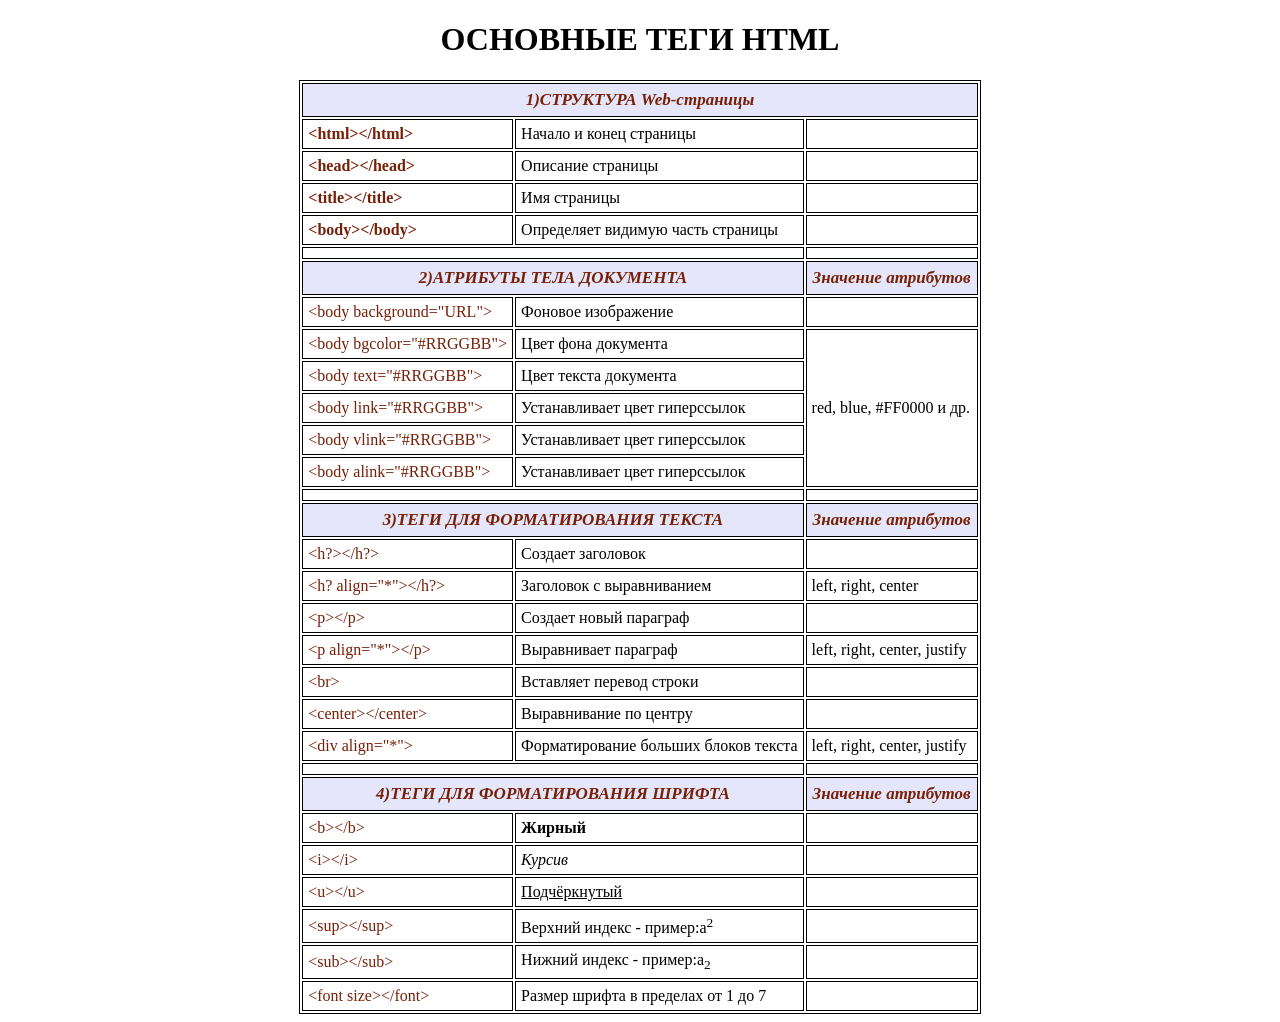
<file: lesson-2/index.html>
<!DOCTYPE html>
<html lang="ru">
<head>
    <meta charset="UTF-8">
    <title></title>
    <style> 
     table {
      border: 1px solid black;
      font-family: 'Times New Roman', Times, serif;
      text-align: left;
      margin: auto;
    }
     .column{
      color: #772008;
     }
    th {
      border: 1px solid black;
      background:#e6e6fa;
      font-style: italic;
      font-weight: bold;
      text-align: center;
      text-align: center;      
      color: #772008;
      padding: 6px;
      font-size: 17px;
    }
     td {
      border: 1px solid black;
      padding: 5px;
     }
    </style>
</head>
<body>
  <h1 align="center"><strong>ОСНОВНЫЕ ТЕГИ HTML</strong></h1>
   <table>
      <thead>
        <tr>
          <th colspan="3">
           <em>1)СТРУКТУРА Web-страницы</em>
          </th>
        </tr>
       </thead>
       
       <tbody>
        <tr>
            <td class="column"><strong>&lthtml&gt&lt/html&gt</strong></td>
            <td>Начало и конец страницы</td>
            <td> </td>
        </tr>
        <tr>
            <td class="column"><strong>&lthead&gt&lt/head&gt</strong></td>
            <td>Описание страницы</td>
            <td> </td> 
        </tr>
        <tr>
            <td class="column"><strong>&lttitle&gt&lt/title&gt</strong></td>
            <td>Имя страницы</td>
            <td> </td>
        </tr>
        <tr>
            <td class="column"><strong>&ltbody&gt&lt/body&gt</strong></td>
            <td>Определяет видимую часть страницы</td>
            <td> </td>
        </tr>
        <tr>
           <td colspan="2"> </td>
           <td> </td> 
        </tr>
         <tr>
          <th colspan="2"> 
            <em>2)АТРИБУТЫ ТЕЛА ДОКУМЕНТА</em>
          </th>
          <th><em>Значение атрибутов</em></th>
         </tr>
        <tr>
            <td class="column">&ltbody background="URL"&gt</td>
            <td>Фоновое изображение</td>
            <td> </td>
        </tr>
        <tr>
            <td class="column">&ltbody bgcolor="#RRGGBB"&gt</td>
            <td>Цвет фона документа</td>
            <td rowspan="5">red, blue, #FF0000 и др. </td> 
        </tr>
        <tr>
            <td class="column">&ltbody text="#RRGGBB"&gt</td>
            <td>Цвет текста документа</td>
        </tr>
        <tr>
            <td class="column">&ltbody link="#RRGGBB"&gt</td>
            <td>Устанавливает цвет гиперссылок</td>
        </tr>
        <tr>
            <td class="column">&ltbody vlink="#RRGGBB"&gt</td>
            <td>Устанавливает цвет гиперссылок</td>
        </tr>
        <tr>
            <td class="column">&ltbody alink="#RRGGBB"&gt</td>
            <td>Устанавливает цвет гиперссылок</td>
        </tr>
        <tr>
           <td colspan="2"> </td>
           <td> </td>
        </tr>
         <tr>
          <th colspan="2"> 
            <em>3)ТЕГИ ДЛЯ ФОРМАТИРОВАНИЯ ТЕКСТА</em>
          </th>
          <th><em>Значение атрибутов</em></th>
         </tr>
        <tr>
            <td class="column">&lth?&gt&lt/h?&gt</td>
            <td>Создает заголовок</td>
            <td> </td>
        </tr>
        <tr>
            <td class="column">&lth? align="*"&gt&lt/h?&gt</td>
            <td>Заголовок с выравниванием</td>
            <td>left, right, center</td> 
        </tr>
        <tr>
            <td class="column">&ltp&gt&lt/p&gt</td>
            <td>Создает новый параграф</td>
            <td> </td>
        </tr>
        <tr>
            <td class="column">&ltp align="*"&gt&lt/p&gt</td>
            <td>Выравнивает параграф</td>
            <td>left, right, center, justify</td>
        </tr>
        <tr>
            <td class="column">&ltbr&gt</td>
            <td>Вставляет перевод строки</td>
            <td> </td>
        </tr>
        <tr>
            <td class="column">&ltcenter&gt&lt/center&gt</td>
            <td>Выравнивание по центру</td>
            <td> </td>
        </tr>
        <tr>
            <td class="column">&ltdiv align="*"&gt</td>
            <td>Форматирование больших блоков текста</td>
            <td>left, right, center, justify</td>
        </tr>
        <tr>
           <td colspan="2"> </td>
           <td> </td> 
        </tr>
         <tr>
          <th colspan="2">
            <em>4)ТЕГИ ДЛЯ ФОРМАТИРОВАНИЯ ШРИФТА</em>
          </th>
          <th><em>Значение атрибутов</em></th>
         </tr>
        <tr>
            <td class="column">&ltb&gt&lt/b&gt</td>
            <td><strong>Жирный</strong></td>
            <td> </td>
        </tr>
        <tr>
            <td class="column">&lti&gt&lt/i&gt</td>
            <td><em>Курсив</em></td>
            <td> </td> 
        </tr>
        <tr>
            <td class="column">&ltu&gt&lt/u&gt</td>
            <td><u>Подчёркнутый</u></td>
            <td> </td>
        </tr>
        <tr>
            <td class="column">&ltsup&gt&lt/sup&gt</td>
            <td>Верхний индекс - пример:a<sup>2</sup></td>
            <td> </td>
        </tr>
        <tr>
            <td class="column">&ltsub&gt&lt/sub&gt</td>
            <td>Нижний индекс - пример:a<sub>2</sub></td>
            <td> </td>
        </tr>
        <tr>
            <td class="column">&ltfont size&gt&lt/font&gt</td>
            <td>Размер шрифта в пределах от 1 до 7</td>
            <td> </td>
        </tr>
    </table>
</body>
</html>
</file>
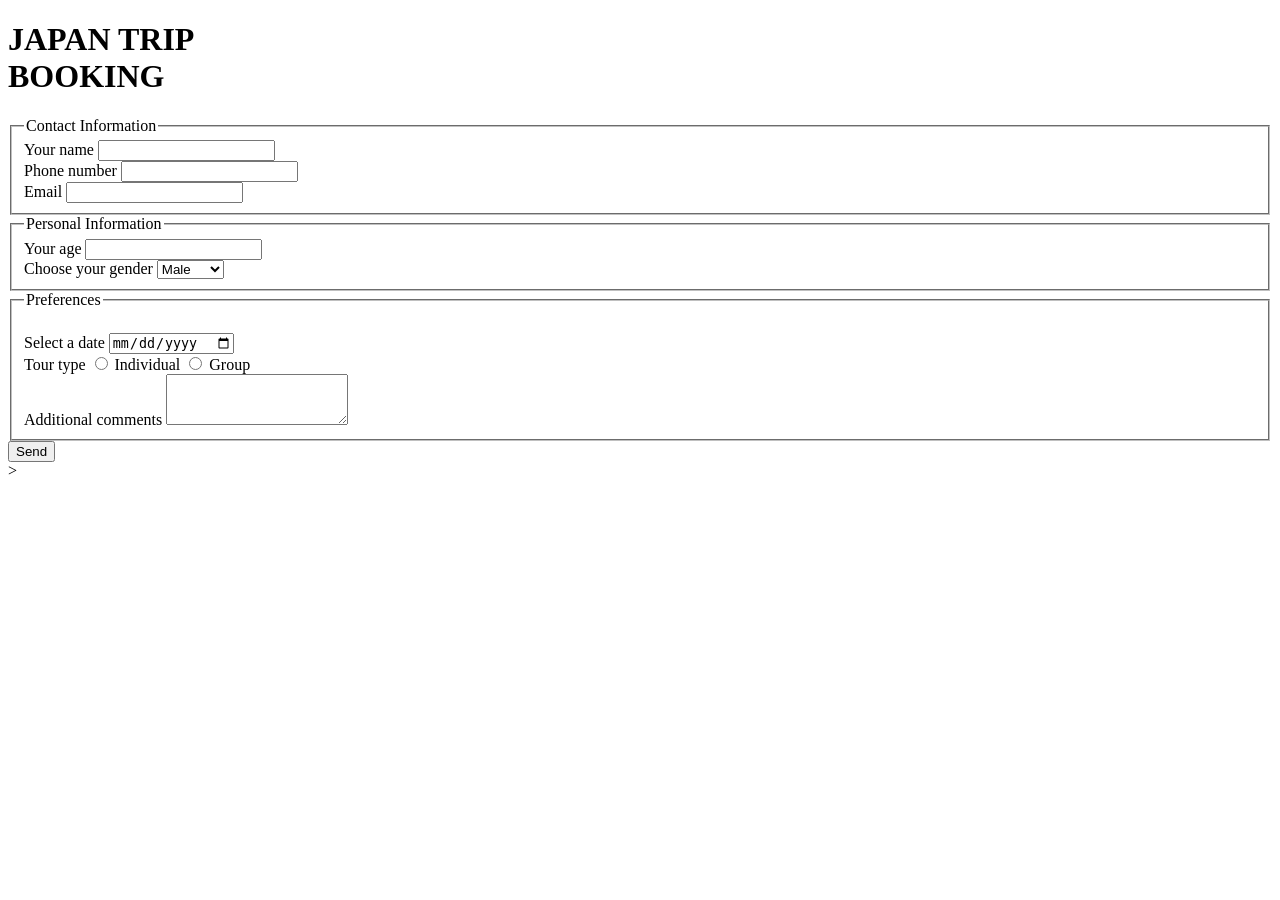
<file: lesson-3/index.html>
<!DOCTYPE html>
<html lang="en">
<head>
 <meta charset="UTF-8">
 <title>tour booking </title>
</head>
<body>
  <h1>JAPAN TRIP<br>BOOKING</h1>
  <div class="form">
    <form class="sub_form">
      <fieldset>
      <legend>Contact Information</legend>
      <label for="name"> Your name</label> 
      <input type="text" id="name" name="name" required/><br>
      <label for="phone"> Phone number</label> 
      <input type="tel" id="phone" name="phone" required/><br>
      <label for="email"> Email</label> 
      <input type="email" id="phone" name="email" required/><br>
      </fieldset>
      <fieldset>
      <legend>Personal Information</legend>
      <label for="age"> Your age</label> 
      <input type="number" id="age" min="18" required/> <br>
      <label for="gender"> Choose your gender</label> 
      <select id="gender" name="gender">
       <option value="male">Male</option>
       <option value="female">Female</option>
      </select><br>
      </fieldset>
      <fieldset>
      <legend>Preferences</legend><br>
      <label for="date"> Select a date</label> 
      <input type="date" id="date" name="date"required><br>
      <label for="radio">Tour type</label>
      <input type="radio" name="tour-type" value="individual">
       Individual
      <input type="radio" name="tour-type" value="group">
       Group<br>
      <label for="text">Additional comments</label>
      <textarea id="text" rows="3" cols="20"></textarea><br>
      </fieldset>
      <input type="submit" value="Send">
    </form>
  </div>>
  </body>
</html>
</file>
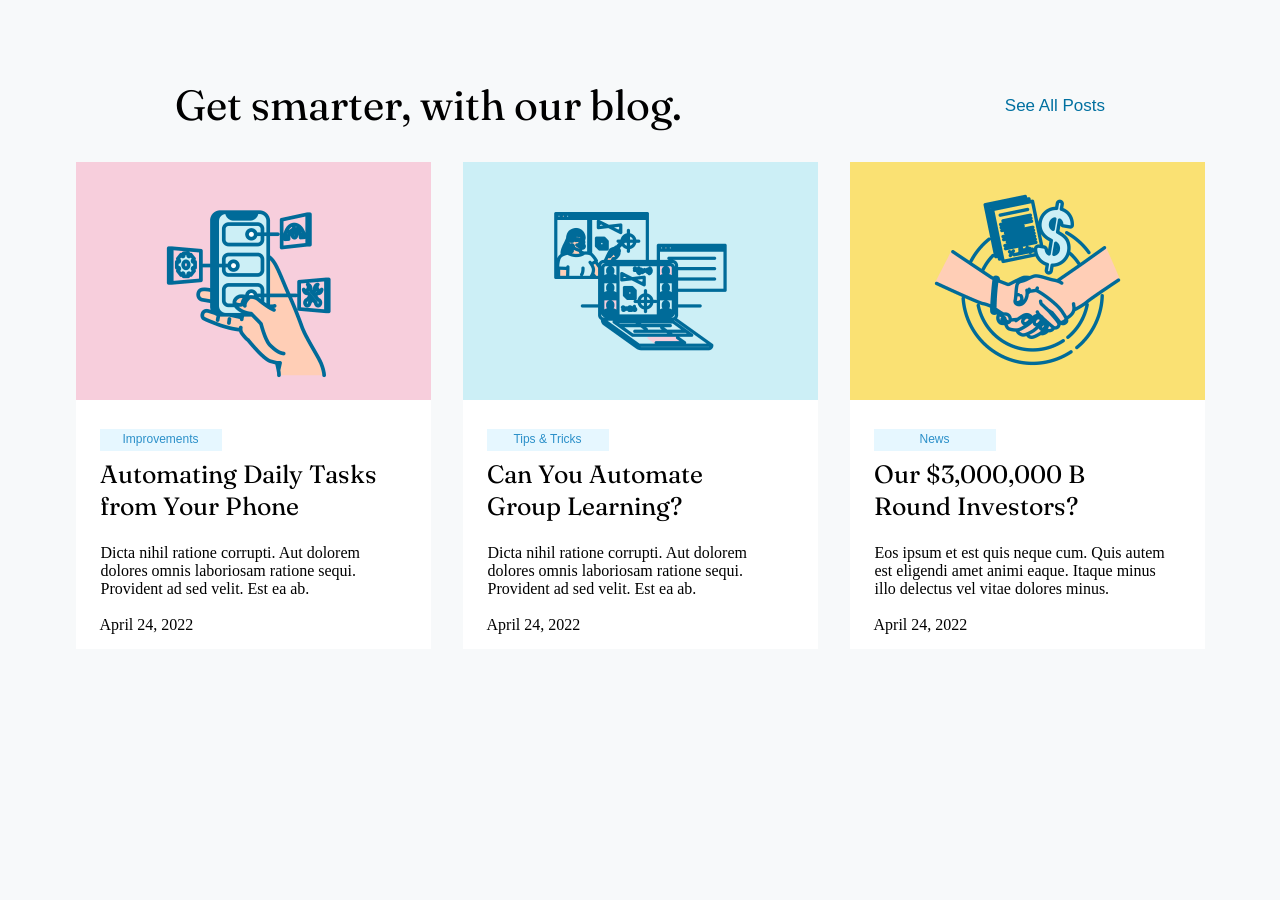
<file: lesson-4/index.html>
<!DOCTYPE html>
<html lang="en">
<head>
<meta charset="UTF-8">
<link rel="stylesheet" href="css/style.css" type="text/css">
<link rel="preconnect" href="https://fonts.googleapis.com">
<link rel="preconnect" href="https://fonts.gstatic.com" crossorigin>
<link href="https://fonts.googleapis.com/css2?family=Fraunces:ital,opsz,wght@0,9..144,100..900;1,9..144,100..900&family=Inter+Tight:ital,wght@0,100..900;1,100..900&display=swap" rel="stylesheet">
<title>Blog</title>
</head>
<body>
  <header>
    <h1>Get smarter, with our blog.</h1>
    <a href="#">See All Posts</a>
  </header>
  <main class="content">
    <div class="card">
        <img src="img/card.png" alt="blog image">
        <span class="box">Improvements</span>
        <article>
            <h2>Automating Daily Tasks from Your Phone</h2>
            <p>Dicta nihil ratione corrupti. Aut dolorem dolores omnis laboriosam ratione sequi. Provident ad sed velit. Est ea ab.</p>
            <time datetime="2022-04-24">April 24, 2022</time>
        </article>
      </div>
    <div class="card">
        <img src="img/card-1.png" alt="blog image">
          <span class="box">Tips & Tricks</span>
        <article>
            <h2>Can You Automate Group Learning?</h2>
            <p>Dicta nihil ratione corrupti. Aut dolorem dolores omnis laboriosam ratione sequi. Provident ad sed velit. Est ea ab.</p>
            <time datetime="2022-04-24">April 24, 2022</time>
        </article>
      </div>
    <div class="card">
        <img src="img/card-2.png" alt="blog image">
          <span class="box">News</span>
        <article>
            <h2>Our $3,000,000 B Round Investors?</h2>
            <p>Eos ipsum et est quis neque cum. Quis autem est eligendi amet animi eaque. Itaque minus illo delectus vel vitae dolores minus.</p>
            <time datetime="2022-04-24">April 24, 2022</time>
        </article>
      </div>
 </main>
</body>
</html>
</file>
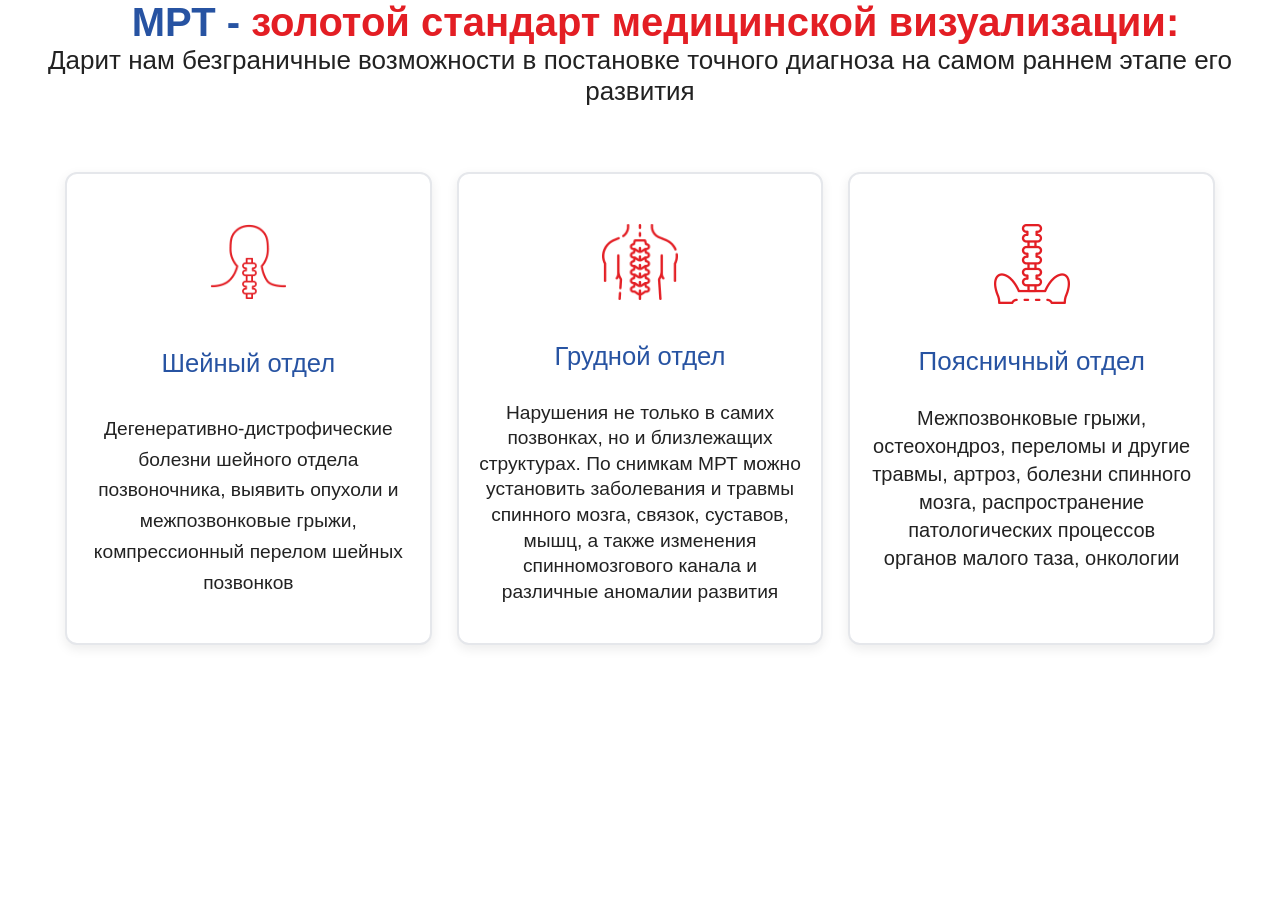
<file: lesson-5/index.html>
<!DOCTYPE html>
<html lang="en">
<head>
<meta charset="UTF-8">
<link rel="stylesheet" href="css/style.css" type="text/css">
<title>МРТ</title>
</head>
<body>
    <section class="wrap">
        <h1><span class="rewiew">МРТ -</span> золотой стандарт медицинской визуализации:</h1>
        <h2>Дарит нам безграничные возможности в постановке точного диагноза на самом раннем этапе его развития</h2>
        <div class="content">
         <div class="card-1">
            <img src="img/img-1.png" alt="..">
            <h3>Шейный отдел</h3>
            <p>Дегенеративно-дистрофические болезни шейного отдела позвоночника, выявить опухоли и межпозвонковые грыжи, компрессионный перелом шейных позвонков</p>
         </div>
         <div class="card-2">
            <img src="img/img-2.png" alt="..">
            <h3>Грудной отдел</h3>
            <p>Нарушения не только в самих позвонках, но и близлежащих структурах. По снимкам МРТ можно установить заболевания и травмы спинного мозга, связок, суставов, мышц, а также изменения спинномозгового канала и различные аномалии развития</p>
         </div>
         <div class="card-3">
            <img src="img/img-3.png" alt="..">
            <h3>Поясничный отдел</h3>
            <p>Межпозвонковые грыжи, остеохондроз, переломы и другие травмы, артроз, болезни спинного мозга, распространение патологических процессов органов малого таза, онкологии</p>
         </div>
        </div>
    </section>
</body>
</html>
</file>
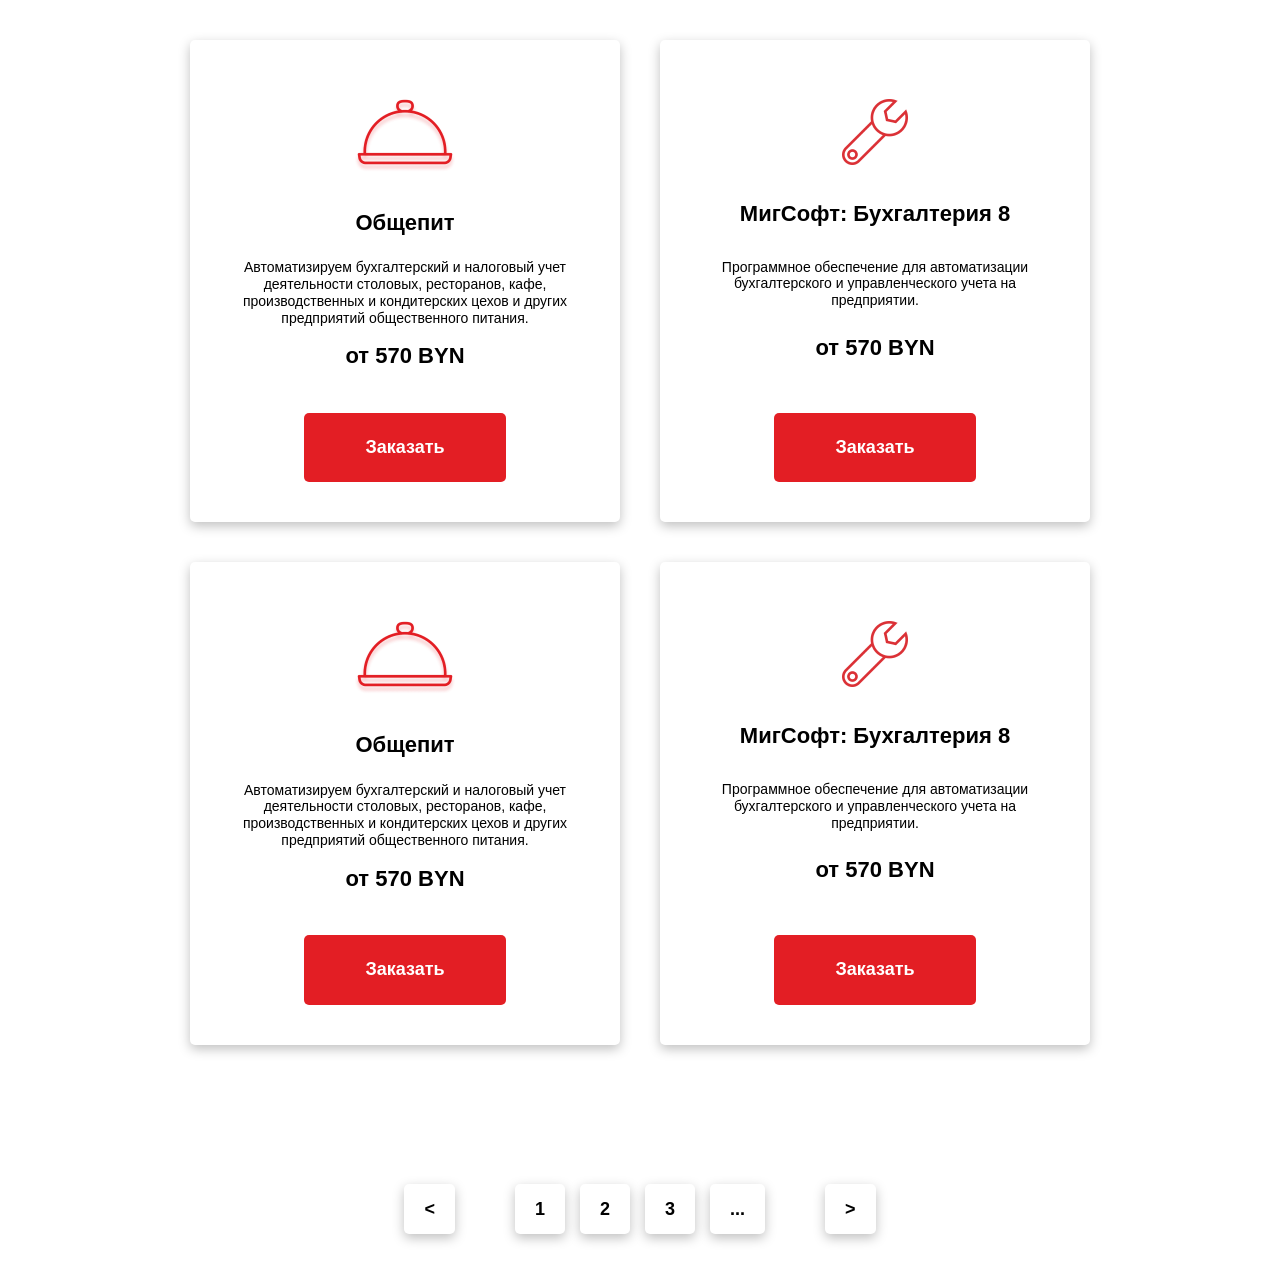
<file: lesson-7/index.html>
<!DOCTYPE html>
<html lang="en">
<head>
<meta charset="UTF-8">
<link rel="stylesheet" href="css/style.css" type="text/css">
<title>order</title>
</head>
<body>
  <section class="wrap">
    <div class="card">
      <img src="img/card_img-1.png" class="card_image-1" alt="card image">
      <span class="title">Общепит</span>
      <p>Автоматизируем бухгалтерский и налоговый учет деятельности столовых, ресторанов, кафе, производственных и кондитерских цехов и других предприятий общественного питания.</p>
      <span class="price">от 570 BYN</span>
      <button type="submit" class="card_btn">
        <span class="btn_text">Заказать</span>
      </button>
      </div>
      <div class="card">
        <img src="img/card_img-2.png" class="card_image-2" alt="card image">
        <span class="title">МигСофт: Бухгалтерия 8</span>
        <p>Программное обеспечение для автоматизации бухгалтерского и управленческого учета на предприятии.</p>
        <span class="price">от 570 BYN</span>
        <button type="submit" class="card_btn">
          <span class="btn_text">Заказать</span>
        </button>
      </div>
      <div class="card">
        <img src="img/card_img-1.png" class="card_image-1" alt="card image">
        <span class="title">Общепит</span>
        <p>Автоматизируем бухгалтерский и налоговый учет деятельности столовых, ресторанов, кафе, производственных и кондитерских цехов и других предприятий общественного питания.</p>
        <span class="price">от 570 BYN</span>
        <button type="submit" class="card_btn">
          <span class="btn_text">Заказать</span>
        </button>
      </div>
      <div class="card">
        <img src="img/card_img-2.png" class="card_image-2" alt="card image">
        <span class="title">МигСофт: Бухгалтерия 8</span>
        <p>Программное обеспечение для автоматизации бухгалтерского и управленческого учета на предприятии.</p>
        <span class="price">от 570 BYN</span>
        <button type="submit" class="card_btn">
          <span class="btn_text">Заказать</span>
        </button>
    </div>

    <div class="webs">
      <button type="submit" class="webs_btn prev">
        <span class="btn_text">&lt</span>
      </button>
      <div class="pages">
        <button type="submit" class="webs_btn">
          <span class="btn_text">1</span>
        </button>
        <button type="submit" class="webs_btn">
          <span class="btn_text">2</span>
        </button>
        <button type="submit" class="webs_btn">
          <span class="btn_text">3</span>
        </button>
        <button type="submit" class="webs_btn">
          <span class="btn_text">...</span>
        </button>
      </div>
      <button type="submit" class="webs_btn next">
        <span class="btn_text">&gt</span>
      </button>
    </div>
  </section>
</body>
</html>
</file>
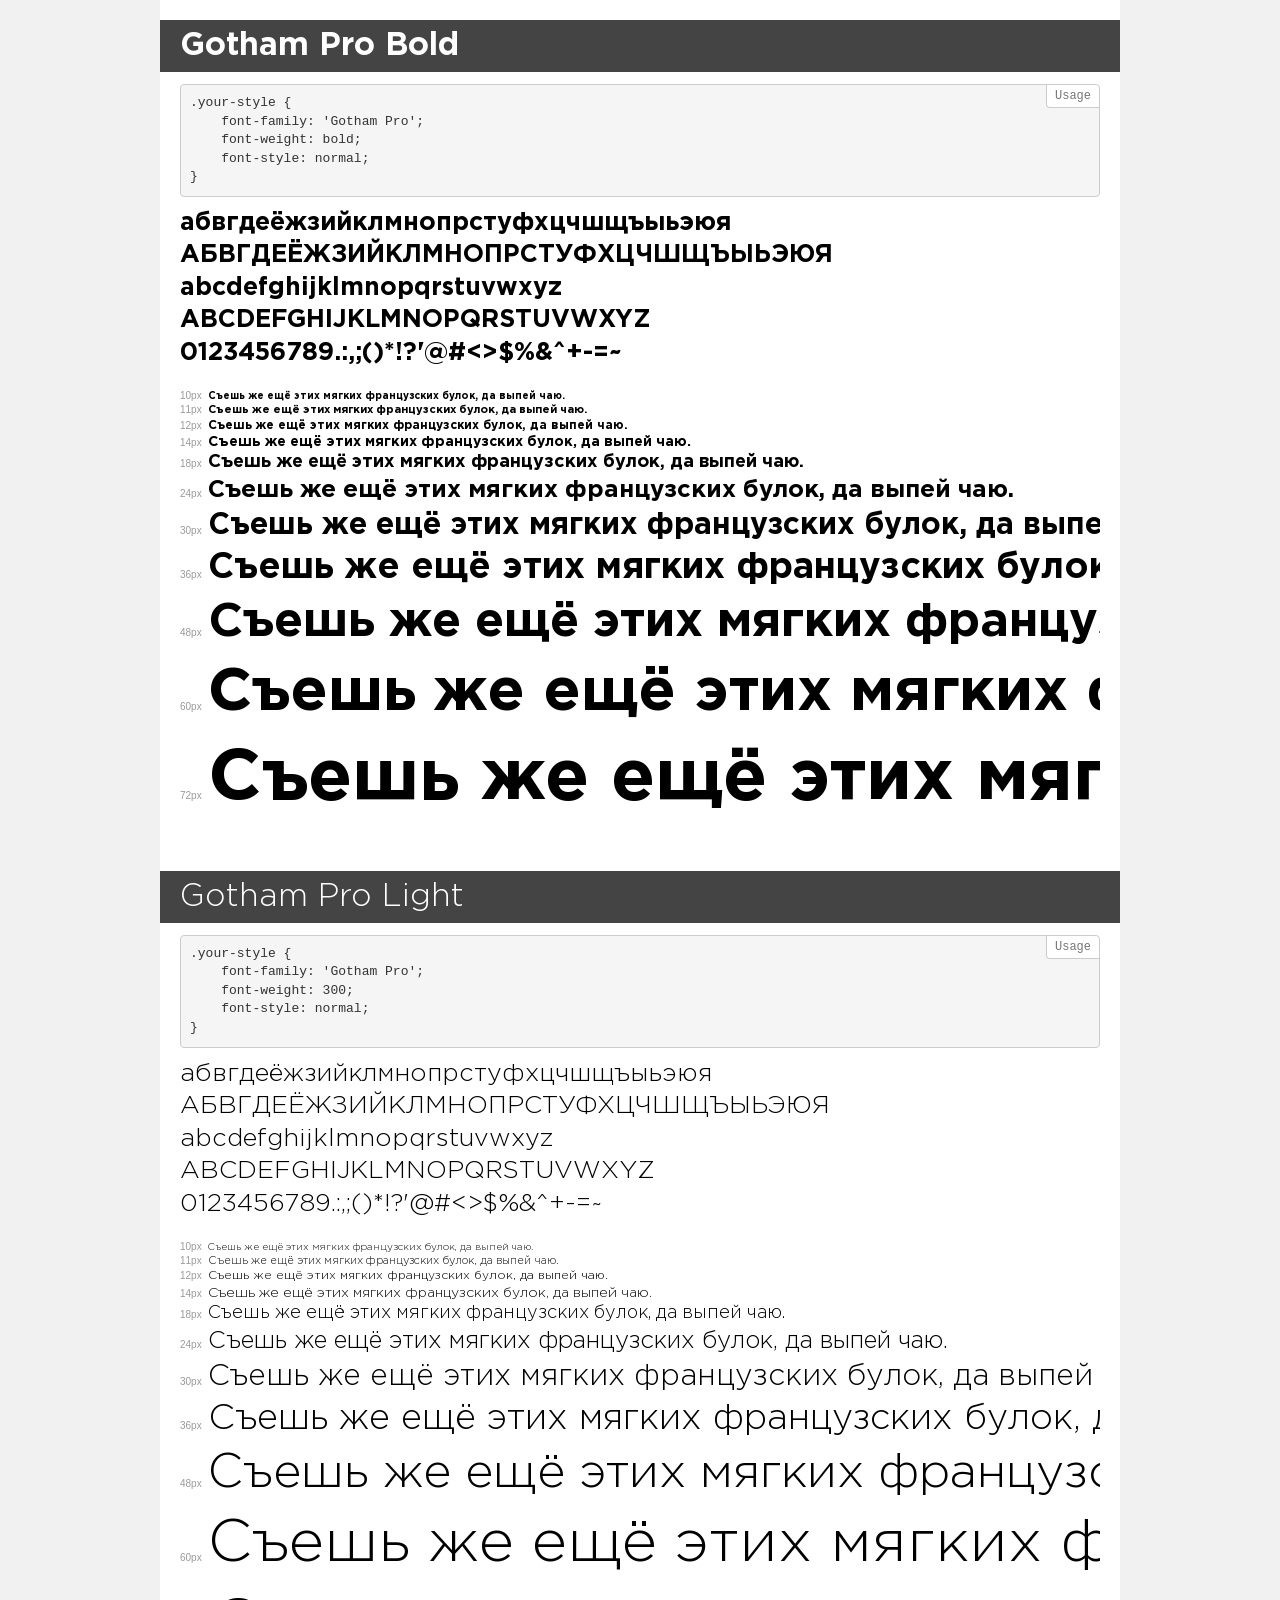
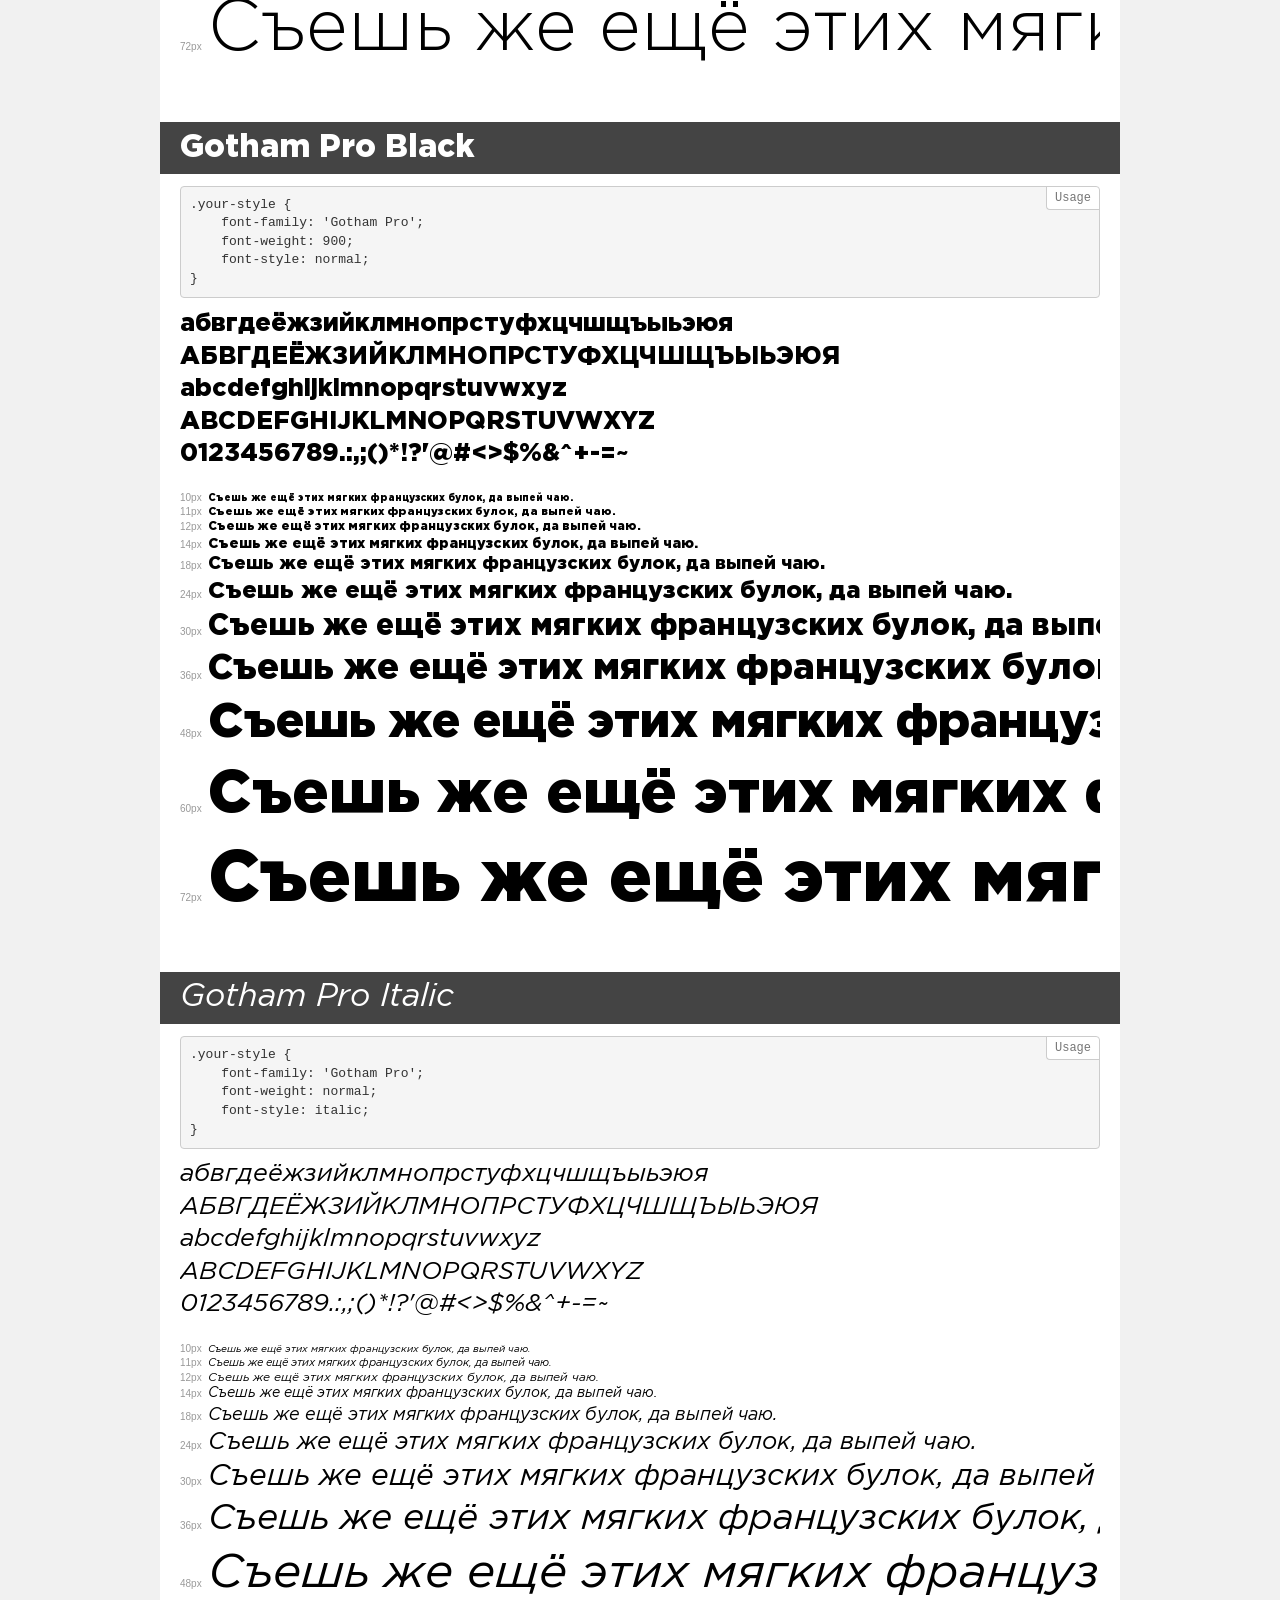
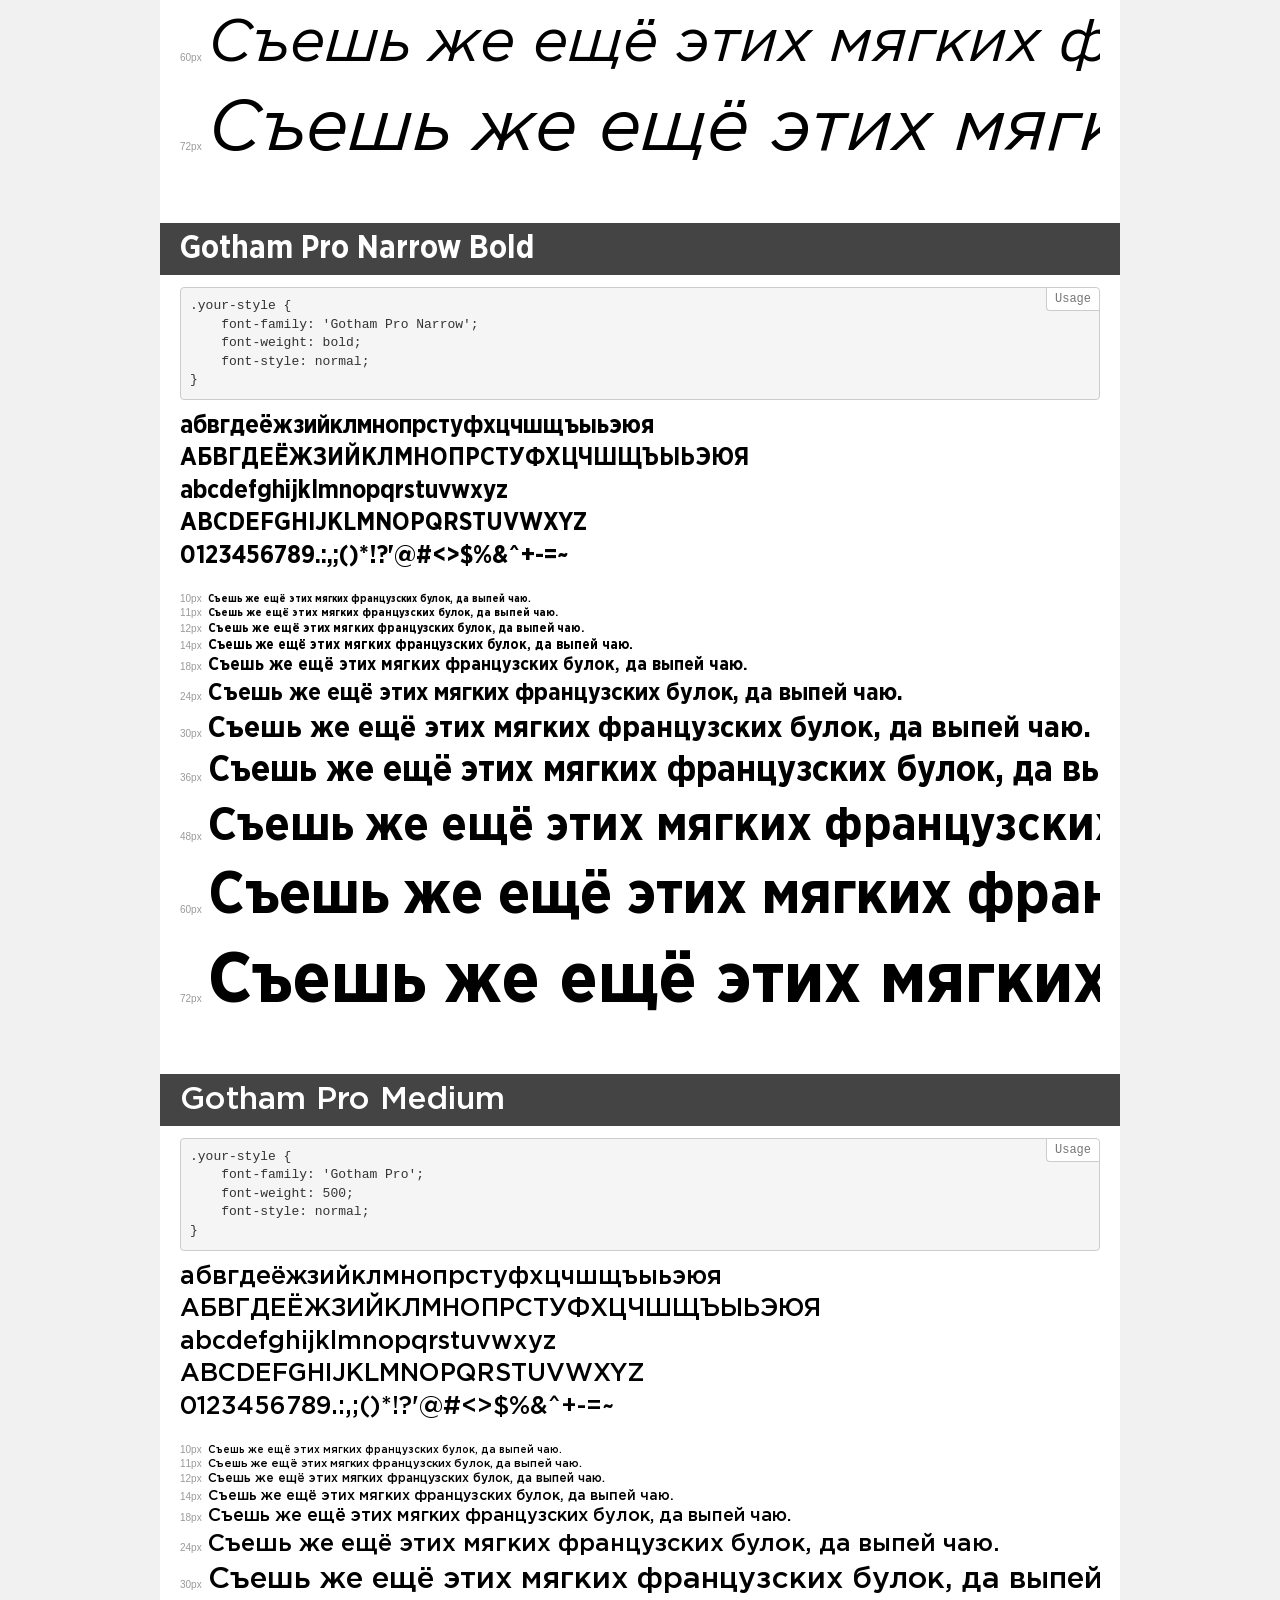
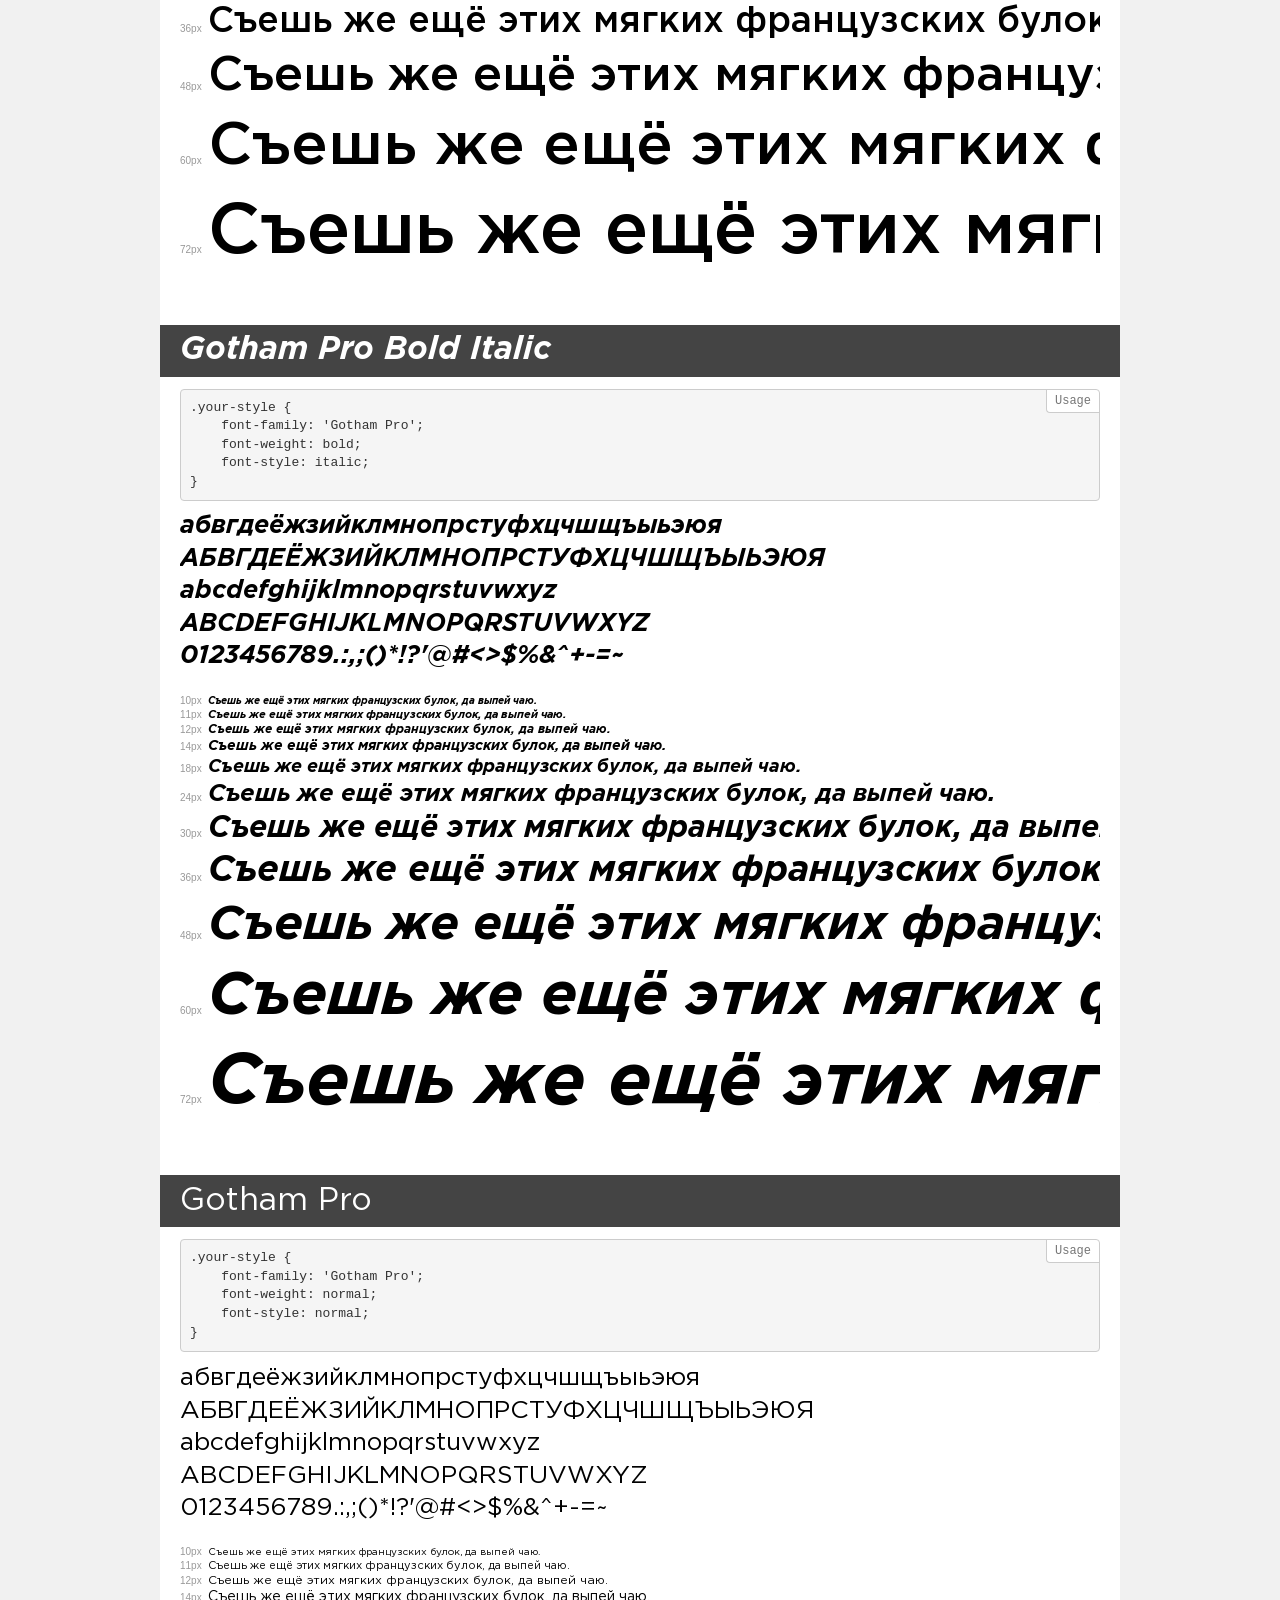
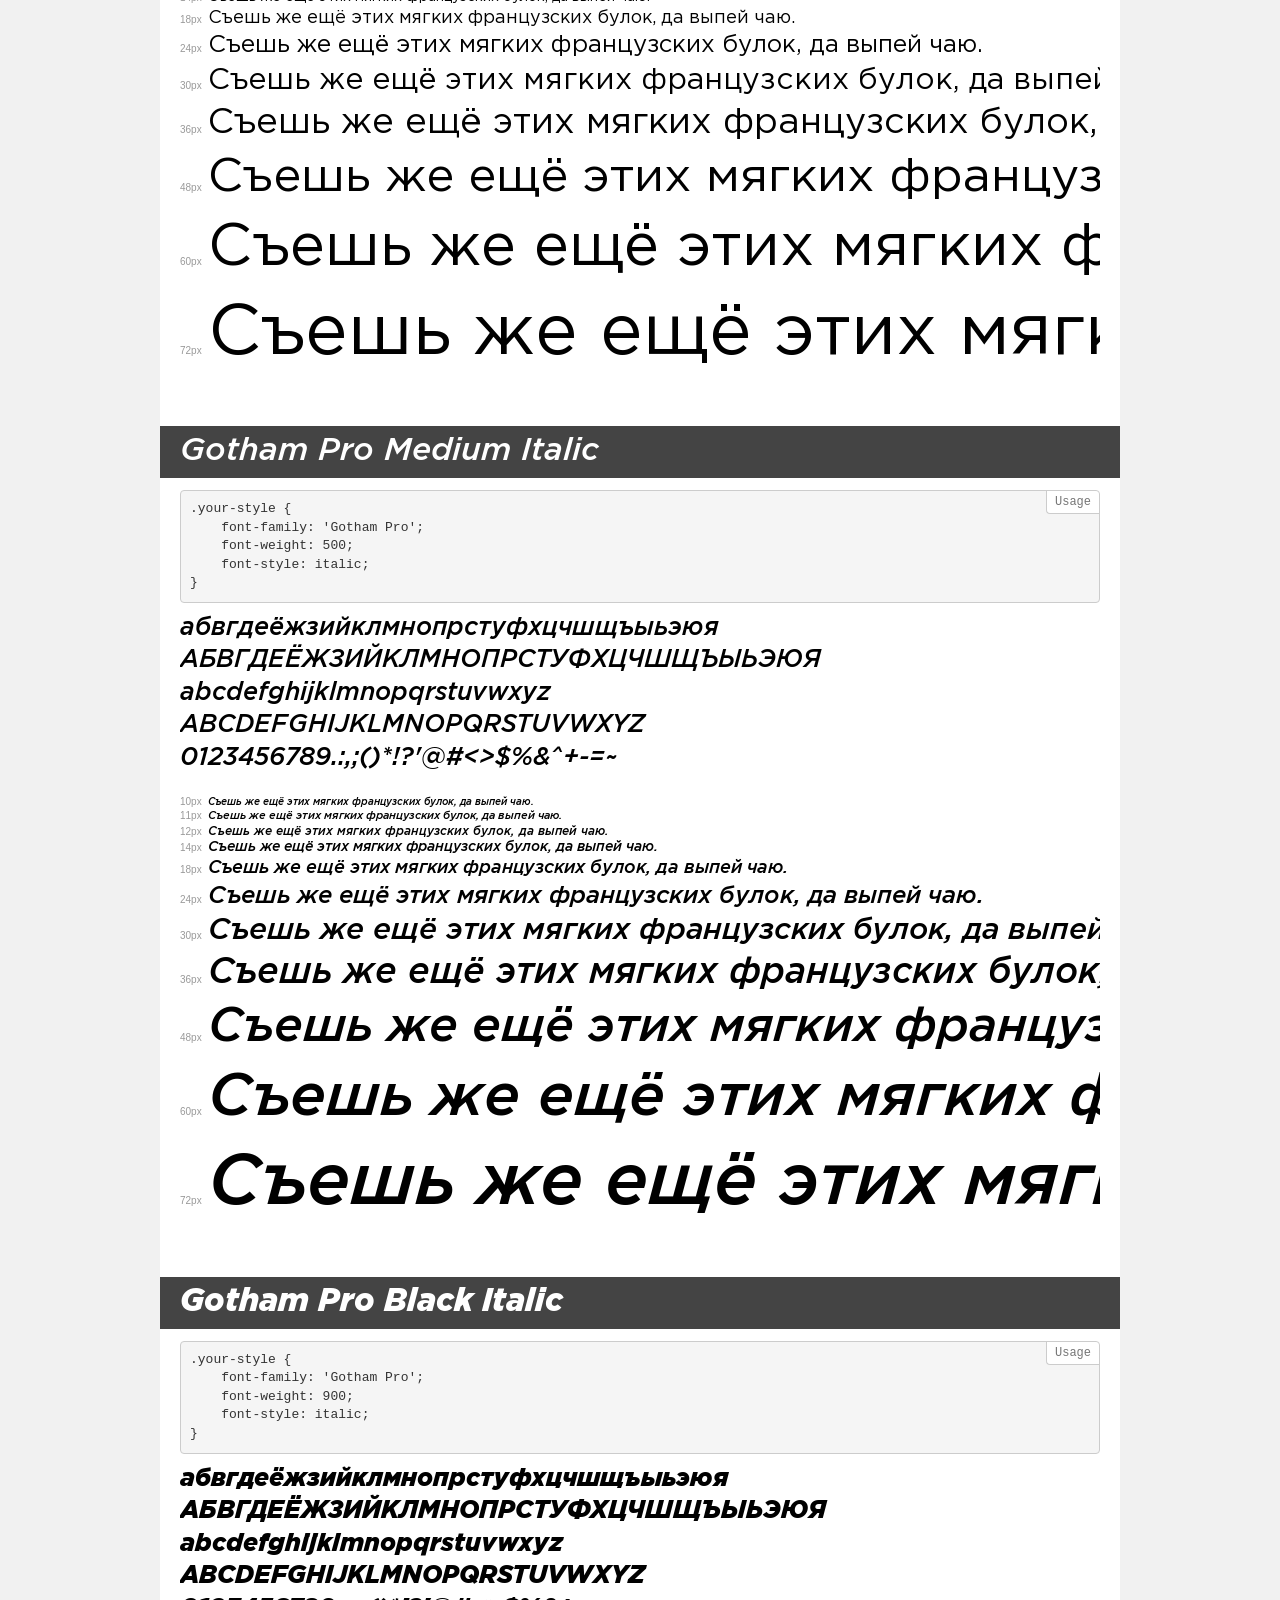
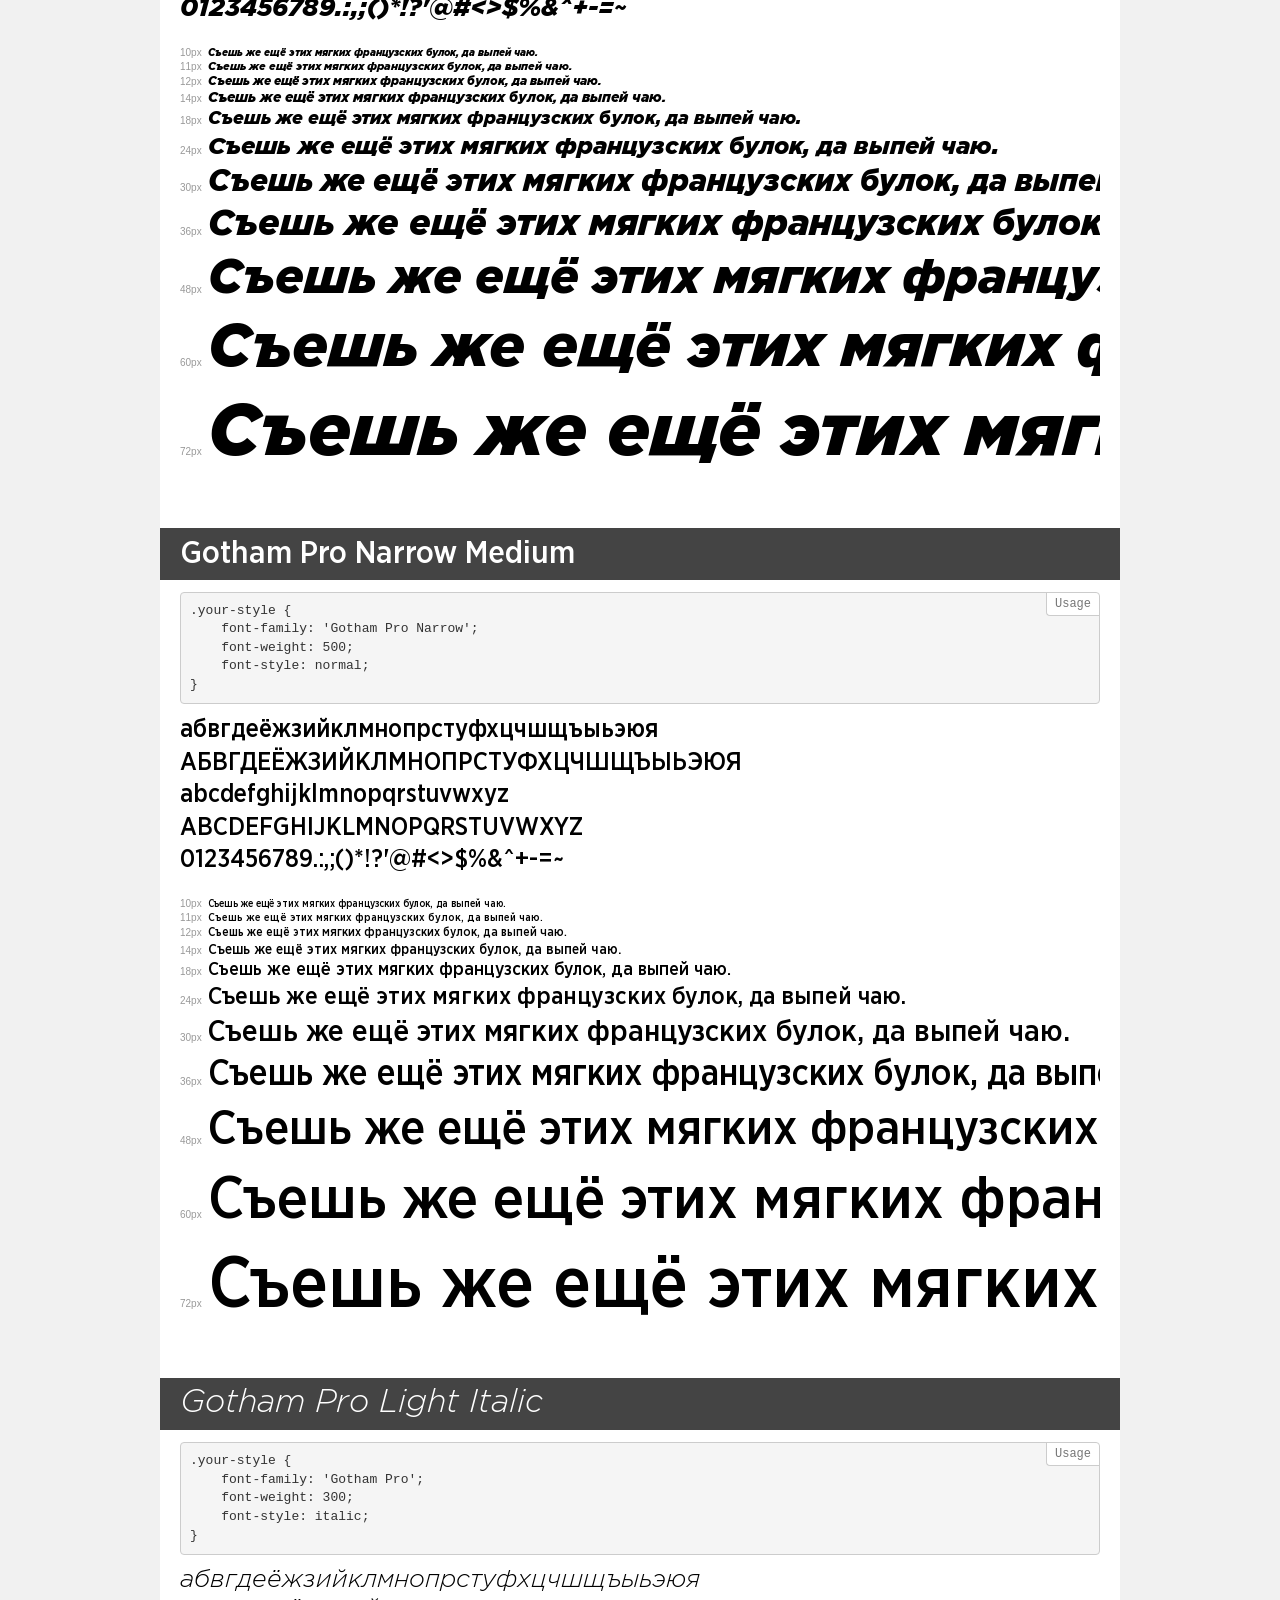
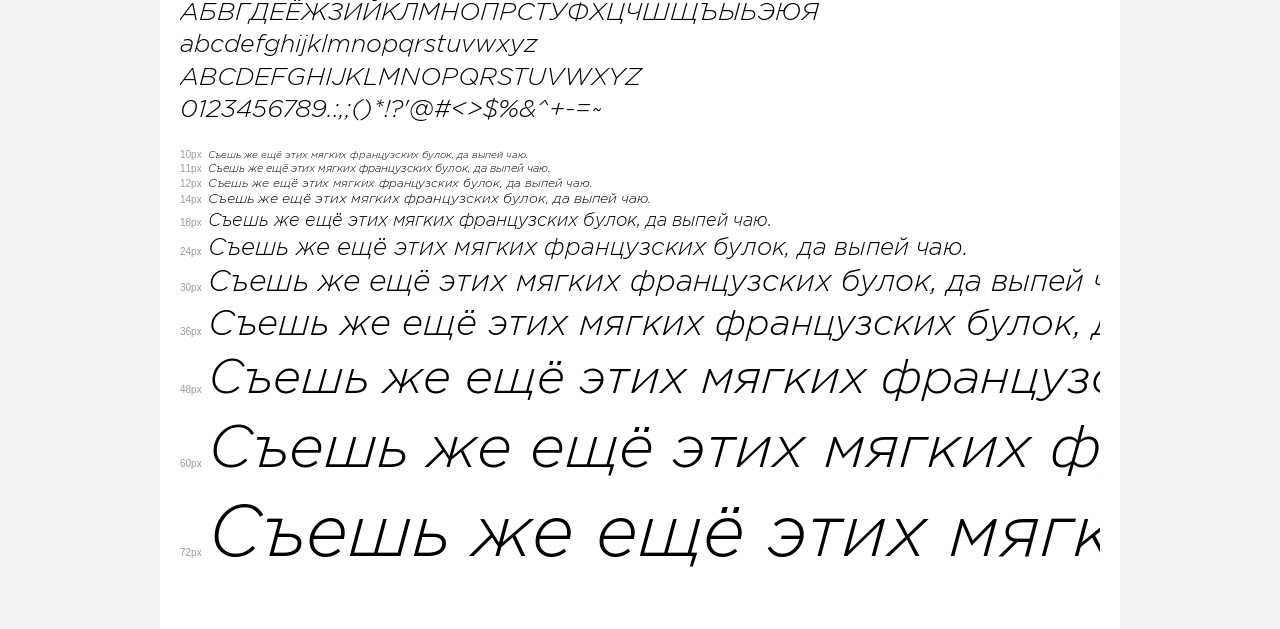
<file: lesson-6/fonts/demo.html>
<!DOCTYPE html>
<html>
<head>
    <meta charset="utf-8">
    <meta http-equiv="X-UA-Compatible" content="IE=edge">
    <meta name="viewport" content="width=device-width, initial-scale=1">
    <meta name="robots" content="noindex, noarchive">
    <meta name="format-detection" content="telephone=no">
    <title>Transfonter demo</title>
    <link href="stylesheet.css" rel="stylesheet">
    <style>
        /*
        http://meyerweb.com/eric/tools/css/reset/
        v2.0 | 20110126
        License: none (public domain)
        */
        html, body, div, span, applet, object, iframe,
        h1, h2, h3, h4, h5, h6, p, blockquote, pre,
        a, abbr, acronym, address, big, cite, code,
        del, dfn, em, img, ins, kbd, q, s, samp,
        small, strike, strong, sub, sup, tt, var,
        b, u, i, center,
        dl, dt, dd, ol, ul, li,
        fieldset, form, label, legend,
        table, caption, tbody, tfoot, thead, tr, th, td,
        article, aside, canvas, details, embed,
        figure, figcaption, footer, header, hgroup,
        menu, nav, output, ruby, section, summary,
        time, mark, audio, video {
            margin: 0;
            padding: 0;
            border: 0;
            font-size: 100%;
            font: inherit;
            vertical-align: baseline;
        }
        /* HTML5 display-role reset for older browsers */
        article, aside, details, figcaption, figure,
        footer, header, hgroup, menu, nav, section {
            display: block;
        }
        body {
            line-height: 1;
        }
        ol, ul {
            list-style: none;
        }
        blockquote, q {
            quotes: none;
        }
        blockquote:before, blockquote:after,
        q:before, q:after {
            content: '';
            content: none;
        }
        table {
            border-collapse: collapse;
            border-spacing: 0;
        }
        /* common styles */
        body {
            background: #f1f1f1;
            color: #000;
        }
        .page {
            background: #fff;
            width: 920px;
            margin: 0 auto;
            padding: 20px 20px 0 20px;
            overflow: hidden;
        }
        .font-container {
            overflow-x: auto;
            overflow-y: hidden;
            margin-bottom: 40px;
            line-height: 1.3;
            white-space: nowrap;
            padding-bottom: 5px;
        }
        h1 {
            position: relative;
            background: #444;
            font-size: 32px;
            color: #fff;
            padding: 10px 20px;
            margin: 0 -20px 12px -20px;
        }
        .letters {
            font-size: 25px;
            margin-bottom: 20px;
        }
        .s10:before {
            content: '10px';
        }
        .s11:before {
            content: '11px';
        }
        .s12:before {
            content: '12px';
        }
        .s14:before {
            content: '14px';
        }
        .s18:before {
            content: '18px';
        }
        .s24:before {
            content: '24px';
        }
        .s30:before {
            content: '30px';
        }
        .s36:before {
            content: '36px';
        }
        .s48:before {
            content: '48px';
        }
        .s60:before {
            content: '60px';
        }
        .s72:before {
            content: '72px';
        }
        .s10:before, .s11:before, .s12:before, .s14:before,
        .s18:before, .s24:before, .s30:before, .s36:before,
        .s48:before, .s60:before, .s72:before {
            font-family: Arial, sans-serif;
            font-size: 10px;
            font-weight: normal;
            font-style: normal;
            color: #999;
            padding-right: 6px;
        }
        pre {
            display: block;
            position: relative;
            padding: 9px;
            margin: 0 0 10px;
            font-family: Monaco, Menlo, Consolas, "Courier New", monospace !important;
            font-size: 13px;
            line-height: 1.428571429;
            color: #333;
            font-weight: normal !important;
            font-style: normal !important;
            background-color: #f5f5f5;
            border: 1px solid #ccc;
            overflow-x: auto;
            border-radius: 4px;
        }
        pre:after {
            display: block;
            position: absolute;
            right: 0;
            top: 0;
            content: 'Usage';
            line-height: 1;
            padding: 5px 8px;
            font-size: 12px;
            color: #767676;
            background-color: #fff;
            border: 1px solid #ccc;
            border-right: none;
            border-top: none;
            border-radius: 0 4px 0 4px;
            z-index: 10;
        }
        /* responsive */
        @media (max-width: 959px) {
            .page {
                width: auto;
                margin: 0;
            }
        }
    </style>
</head>
<body>
<div class="page">
    <div class="demo" style="font-family: 'Gotham Pro'; font-weight: bold; font-style: normal;">
        <h1>Gotham Pro Bold</h1>
        <pre>.your-style {
    font-family: 'Gotham Pro';
    font-weight: bold;
    font-style: normal;
}</pre>
        <div class="font-container">
            <p class="letters">
                абвгдеёжзийклмнопрстуфхцчшщъыьэюя<br>
АБВГДЕЁЖЗИЙКЛМНОПРСТУФХЦЧШЩЪЫЬЭЮЯ<br>
abcdefghijklmnopqrstuvwxyz<br>
ABCDEFGHIJKLMNOPQRSTUVWXYZ<br>
                0123456789.:,;()*!?'@#<>$%&^+-=~
            </p>
            <p class="s10" style="font-size: 10px;">Съешь же ещё этих мягких французских булок, да выпей чаю.</p>
            <p class="s11" style="font-size: 11px;">Съешь же ещё этих мягких французских булок, да выпей чаю.</p>
            <p class="s12" style="font-size: 12px;">Съешь же ещё этих мягких французских булок, да выпей чаю.</p>
            <p class="s14" style="font-size: 14px;">Съешь же ещё этих мягких французских булок, да выпей чаю.</p>
            <p class="s18" style="font-size: 18px;">Съешь же ещё этих мягких французских булок, да выпей чаю.</p>
            <p class="s24" style="font-size: 24px;">Съешь же ещё этих мягких французских булок, да выпей чаю.</p>
            <p class="s30" style="font-size: 30px;">Съешь же ещё этих мягких французских булок, да выпей чаю.</p>
            <p class="s36" style="font-size: 36px;">Съешь же ещё этих мягких французских булок, да выпей чаю.</p>
            <p class="s48" style="font-size: 48px;">Съешь же ещё этих мягких французских булок, да выпей чаю.</p>
            <p class="s60" style="font-size: 60px;">Съешь же ещё этих мягких французских булок, да выпей чаю.</p>
            <p class="s72" style="font-size: 72px;">Съешь же ещё этих мягких французских булок, да выпей чаю.</p>
        </div>
    </div>
    <div class="demo" style="font-family: 'Gotham Pro'; font-weight: 300; font-style: normal;">
        <h1>Gotham Pro Light</h1>
        <pre>.your-style {
    font-family: 'Gotham Pro';
    font-weight: 300;
    font-style: normal;
}</pre>
        <div class="font-container">
            <p class="letters">
                абвгдеёжзийклмнопрстуфхцчшщъыьэюя<br>
АБВГДЕЁЖЗИЙКЛМНОПРСТУФХЦЧШЩЪЫЬЭЮЯ<br>
abcdefghijklmnopqrstuvwxyz<br>
ABCDEFGHIJKLMNOPQRSTUVWXYZ<br>
                0123456789.:,;()*!?'@#<>$%&^+-=~
            </p>
            <p class="s10" style="font-size: 10px;">Съешь же ещё этих мягких французских булок, да выпей чаю.</p>
            <p class="s11" style="font-size: 11px;">Съешь же ещё этих мягких французских булок, да выпей чаю.</p>
            <p class="s12" style="font-size: 12px;">Съешь же ещё этих мягких французских булок, да выпей чаю.</p>
            <p class="s14" style="font-size: 14px;">Съешь же ещё этих мягких французских булок, да выпей чаю.</p>
            <p class="s18" style="font-size: 18px;">Съешь же ещё этих мягких французских булок, да выпей чаю.</p>
            <p class="s24" style="font-size: 24px;">Съешь же ещё этих мягких французских булок, да выпей чаю.</p>
            <p class="s30" style="font-size: 30px;">Съешь же ещё этих мягких французских булок, да выпей чаю.</p>
            <p class="s36" style="font-size: 36px;">Съешь же ещё этих мягких французских булок, да выпей чаю.</p>
            <p class="s48" style="font-size: 48px;">Съешь же ещё этих мягких французских булок, да выпей чаю.</p>
            <p class="s60" style="font-size: 60px;">Съешь же ещё этих мягких французских булок, да выпей чаю.</p>
            <p class="s72" style="font-size: 72px;">Съешь же ещё этих мягких французских булок, да выпей чаю.</p>
        </div>
    </div>
    <div class="demo" style="font-family: 'Gotham Pro'; font-weight: 900; font-style: normal;">
        <h1>Gotham Pro Black</h1>
        <pre>.your-style {
    font-family: 'Gotham Pro';
    font-weight: 900;
    font-style: normal;
}</pre>
        <div class="font-container">
            <p class="letters">
                абвгдеёжзийклмнопрстуфхцчшщъыьэюя<br>
АБВГДЕЁЖЗИЙКЛМНОПРСТУФХЦЧШЩЪЫЬЭЮЯ<br>
abcdefghijklmnopqrstuvwxyz<br>
ABCDEFGHIJKLMNOPQRSTUVWXYZ<br>
                0123456789.:,;()*!?'@#<>$%&^+-=~
            </p>
            <p class="s10" style="font-size: 10px;">Съешь же ещё этих мягких французских булок, да выпей чаю.</p>
            <p class="s11" style="font-size: 11px;">Съешь же ещё этих мягких французских булок, да выпей чаю.</p>
            <p class="s12" style="font-size: 12px;">Съешь же ещё этих мягких французских булок, да выпей чаю.</p>
            <p class="s14" style="font-size: 14px;">Съешь же ещё этих мягких французских булок, да выпей чаю.</p>
            <p class="s18" style="font-size: 18px;">Съешь же ещё этих мягких французских булок, да выпей чаю.</p>
            <p class="s24" style="font-size: 24px;">Съешь же ещё этих мягких французских булок, да выпей чаю.</p>
            <p class="s30" style="font-size: 30px;">Съешь же ещё этих мягких французских булок, да выпей чаю.</p>
            <p class="s36" style="font-size: 36px;">Съешь же ещё этих мягких французских булок, да выпей чаю.</p>
            <p class="s48" style="font-size: 48px;">Съешь же ещё этих мягких французских булок, да выпей чаю.</p>
            <p class="s60" style="font-size: 60px;">Съешь же ещё этих мягких французских булок, да выпей чаю.</p>
            <p class="s72" style="font-size: 72px;">Съешь же ещё этих мягких французских булок, да выпей чаю.</p>
        </div>
    </div>
    <div class="demo" style="font-family: 'Gotham Pro'; font-weight: normal; font-style: italic;">
        <h1>Gotham Pro Italic</h1>
        <pre>.your-style {
    font-family: 'Gotham Pro';
    font-weight: normal;
    font-style: italic;
}</pre>
        <div class="font-container">
            <p class="letters">
                абвгдеёжзийклмнопрстуфхцчшщъыьэюя<br>
АБВГДЕЁЖЗИЙКЛМНОПРСТУФХЦЧШЩЪЫЬЭЮЯ<br>
abcdefghijklmnopqrstuvwxyz<br>
ABCDEFGHIJKLMNOPQRSTUVWXYZ<br>
                0123456789.:,;()*!?'@#<>$%&^+-=~
            </p>
            <p class="s10" style="font-size: 10px;">Съешь же ещё этих мягких французских булок, да выпей чаю.</p>
            <p class="s11" style="font-size: 11px;">Съешь же ещё этих мягких французских булок, да выпей чаю.</p>
            <p class="s12" style="font-size: 12px;">Съешь же ещё этих мягких французских булок, да выпей чаю.</p>
            <p class="s14" style="font-size: 14px;">Съешь же ещё этих мягких французских булок, да выпей чаю.</p>
            <p class="s18" style="font-size: 18px;">Съешь же ещё этих мягких французских булок, да выпей чаю.</p>
            <p class="s24" style="font-size: 24px;">Съешь же ещё этих мягких французских булок, да выпей чаю.</p>
            <p class="s30" style="font-size: 30px;">Съешь же ещё этих мягких французских булок, да выпей чаю.</p>
            <p class="s36" style="font-size: 36px;">Съешь же ещё этих мягких французских булок, да выпей чаю.</p>
            <p class="s48" style="font-size: 48px;">Съешь же ещё этих мягких французских булок, да выпей чаю.</p>
            <p class="s60" style="font-size: 60px;">Съешь же ещё этих мягких французских булок, да выпей чаю.</p>
            <p class="s72" style="font-size: 72px;">Съешь же ещё этих мягких французских булок, да выпей чаю.</p>
        </div>
    </div>
    <div class="demo" style="font-family: 'Gotham Pro Narrow'; font-weight: bold; font-style: normal;">
        <h1>Gotham Pro Narrow Bold</h1>
        <pre>.your-style {
    font-family: 'Gotham Pro Narrow';
    font-weight: bold;
    font-style: normal;
}</pre>
        <div class="font-container">
            <p class="letters">
                абвгдеёжзийклмнопрстуфхцчшщъыьэюя<br>
АБВГДЕЁЖЗИЙКЛМНОПРСТУФХЦЧШЩЪЫЬЭЮЯ<br>
abcdefghijklmnopqrstuvwxyz<br>
ABCDEFGHIJKLMNOPQRSTUVWXYZ<br>
                0123456789.:,;()*!?'@#<>$%&^+-=~
            </p>
            <p class="s10" style="font-size: 10px;">Съешь же ещё этих мягких французских булок, да выпей чаю.</p>
            <p class="s11" style="font-size: 11px;">Съешь же ещё этих мягких французских булок, да выпей чаю.</p>
            <p class="s12" style="font-size: 12px;">Съешь же ещё этих мягких французских булок, да выпей чаю.</p>
            <p class="s14" style="font-size: 14px;">Съешь же ещё этих мягких французских булок, да выпей чаю.</p>
            <p class="s18" style="font-size: 18px;">Съешь же ещё этих мягких французских булок, да выпей чаю.</p>
            <p class="s24" style="font-size: 24px;">Съешь же ещё этих мягких французских булок, да выпей чаю.</p>
            <p class="s30" style="font-size: 30px;">Съешь же ещё этих мягких французских булок, да выпей чаю.</p>
            <p class="s36" style="font-size: 36px;">Съешь же ещё этих мягких французских булок, да выпей чаю.</p>
            <p class="s48" style="font-size: 48px;">Съешь же ещё этих мягких французских булок, да выпей чаю.</p>
            <p class="s60" style="font-size: 60px;">Съешь же ещё этих мягких французских булок, да выпей чаю.</p>
            <p class="s72" style="font-size: 72px;">Съешь же ещё этих мягких французских булок, да выпей чаю.</p>
        </div>
    </div>
    <div class="demo" style="font-family: 'Gotham Pro'; font-weight: 500; font-style: normal;">
        <h1>Gotham Pro Medium</h1>
        <pre>.your-style {
    font-family: 'Gotham Pro';
    font-weight: 500;
    font-style: normal;
}</pre>
        <div class="font-container">
            <p class="letters">
                абвгдеёжзийклмнопрстуфхцчшщъыьэюя<br>
АБВГДЕЁЖЗИЙКЛМНОПРСТУФХЦЧШЩЪЫЬЭЮЯ<br>
abcdefghijklmnopqrstuvwxyz<br>
ABCDEFGHIJKLMNOPQRSTUVWXYZ<br>
                0123456789.:,;()*!?'@#<>$%&^+-=~
            </p>
            <p class="s10" style="font-size: 10px;">Съешь же ещё этих мягких французских булок, да выпей чаю.</p>
            <p class="s11" style="font-size: 11px;">Съешь же ещё этих мягких французских булок, да выпей чаю.</p>
            <p class="s12" style="font-size: 12px;">Съешь же ещё этих мягких французских булок, да выпей чаю.</p>
            <p class="s14" style="font-size: 14px;">Съешь же ещё этих мягких французских булок, да выпей чаю.</p>
            <p class="s18" style="font-size: 18px;">Съешь же ещё этих мягких французских булок, да выпей чаю.</p>
            <p class="s24" style="font-size: 24px;">Съешь же ещё этих мягких французских булок, да выпей чаю.</p>
            <p class="s30" style="font-size: 30px;">Съешь же ещё этих мягких французских булок, да выпей чаю.</p>
            <p class="s36" style="font-size: 36px;">Съешь же ещё этих мягких французских булок, да выпей чаю.</p>
            <p class="s48" style="font-size: 48px;">Съешь же ещё этих мягких французских булок, да выпей чаю.</p>
            <p class="s60" style="font-size: 60px;">Съешь же ещё этих мягких французских булок, да выпей чаю.</p>
            <p class="s72" style="font-size: 72px;">Съешь же ещё этих мягких французских булок, да выпей чаю.</p>
        </div>
    </div>
    <div class="demo" style="font-family: 'Gotham Pro'; font-weight: bold; font-style: italic;">
        <h1>Gotham Pro Bold Italic</h1>
        <pre>.your-style {
    font-family: 'Gotham Pro';
    font-weight: bold;
    font-style: italic;
}</pre>
        <div class="font-container">
            <p class="letters">
                абвгдеёжзийклмнопрстуфхцчшщъыьэюя<br>
АБВГДЕЁЖЗИЙКЛМНОПРСТУФХЦЧШЩЪЫЬЭЮЯ<br>
abcdefghijklmnopqrstuvwxyz<br>
ABCDEFGHIJKLMNOPQRSTUVWXYZ<br>
                0123456789.:,;()*!?'@#<>$%&^+-=~
            </p>
            <p class="s10" style="font-size: 10px;">Съешь же ещё этих мягких французских булок, да выпей чаю.</p>
            <p class="s11" style="font-size: 11px;">Съешь же ещё этих мягких французских булок, да выпей чаю.</p>
            <p class="s12" style="font-size: 12px;">Съешь же ещё этих мягких французских булок, да выпей чаю.</p>
            <p class="s14" style="font-size: 14px;">Съешь же ещё этих мягких французских булок, да выпей чаю.</p>
            <p class="s18" style="font-size: 18px;">Съешь же ещё этих мягких французских булок, да выпей чаю.</p>
            <p class="s24" style="font-size: 24px;">Съешь же ещё этих мягких французских булок, да выпей чаю.</p>
            <p class="s30" style="font-size: 30px;">Съешь же ещё этих мягких французских булок, да выпей чаю.</p>
            <p class="s36" style="font-size: 36px;">Съешь же ещё этих мягких французских булок, да выпей чаю.</p>
            <p class="s48" style="font-size: 48px;">Съешь же ещё этих мягких французских булок, да выпей чаю.</p>
            <p class="s60" style="font-size: 60px;">Съешь же ещё этих мягких французских булок, да выпей чаю.</p>
            <p class="s72" style="font-size: 72px;">Съешь же ещё этих мягких французских булок, да выпей чаю.</p>
        </div>
    </div>
    <div class="demo" style="font-family: 'Gotham Pro'; font-weight: normal; font-style: normal;">
        <h1>Gotham Pro</h1>
        <pre>.your-style {
    font-family: 'Gotham Pro';
    font-weight: normal;
    font-style: normal;
}</pre>
        <div class="font-container">
            <p class="letters">
                абвгдеёжзийклмнопрстуфхцчшщъыьэюя<br>
АБВГДЕЁЖЗИЙКЛМНОПРСТУФХЦЧШЩЪЫЬЭЮЯ<br>
abcdefghijklmnopqrstuvwxyz<br>
ABCDEFGHIJKLMNOPQRSTUVWXYZ<br>
                0123456789.:,;()*!?'@#<>$%&^+-=~
            </p>
            <p class="s10" style="font-size: 10px;">Съешь же ещё этих мягких французских булок, да выпей чаю.</p>
            <p class="s11" style="font-size: 11px;">Съешь же ещё этих мягких французских булок, да выпей чаю.</p>
            <p class="s12" style="font-size: 12px;">Съешь же ещё этих мягких французских булок, да выпей чаю.</p>
            <p class="s14" style="font-size: 14px;">Съешь же ещё этих мягких французских булок, да выпей чаю.</p>
            <p class="s18" style="font-size: 18px;">Съешь же ещё этих мягких французских булок, да выпей чаю.</p>
            <p class="s24" style="font-size: 24px;">Съешь же ещё этих мягких французских булок, да выпей чаю.</p>
            <p class="s30" style="font-size: 30px;">Съешь же ещё этих мягких французских булок, да выпей чаю.</p>
            <p class="s36" style="font-size: 36px;">Съешь же ещё этих мягких французских булок, да выпей чаю.</p>
            <p class="s48" style="font-size: 48px;">Съешь же ещё этих мягких французских булок, да выпей чаю.</p>
            <p class="s60" style="font-size: 60px;">Съешь же ещё этих мягких французских булок, да выпей чаю.</p>
            <p class="s72" style="font-size: 72px;">Съешь же ещё этих мягких французских булок, да выпей чаю.</p>
        </div>
    </div>
    <div class="demo" style="font-family: 'Gotham Pro'; font-weight: 500; font-style: italic;">
        <h1>Gotham Pro Medium Italic</h1>
        <pre>.your-style {
    font-family: 'Gotham Pro';
    font-weight: 500;
    font-style: italic;
}</pre>
        <div class="font-container">
            <p class="letters">
                абвгдеёжзийклмнопрстуфхцчшщъыьэюя<br>
АБВГДЕЁЖЗИЙКЛМНОПРСТУФХЦЧШЩЪЫЬЭЮЯ<br>
abcdefghijklmnopqrstuvwxyz<br>
ABCDEFGHIJKLMNOPQRSTUVWXYZ<br>
                0123456789.:,;()*!?'@#<>$%&^+-=~
            </p>
            <p class="s10" style="font-size: 10px;">Съешь же ещё этих мягких французских булок, да выпей чаю.</p>
            <p class="s11" style="font-size: 11px;">Съешь же ещё этих мягких французских булок, да выпей чаю.</p>
            <p class="s12" style="font-size: 12px;">Съешь же ещё этих мягких французских булок, да выпей чаю.</p>
            <p class="s14" style="font-size: 14px;">Съешь же ещё этих мягких французских булок, да выпей чаю.</p>
            <p class="s18" style="font-size: 18px;">Съешь же ещё этих мягких французских булок, да выпей чаю.</p>
            <p class="s24" style="font-size: 24px;">Съешь же ещё этих мягких французских булок, да выпей чаю.</p>
            <p class="s30" style="font-size: 30px;">Съешь же ещё этих мягких французских булок, да выпей чаю.</p>
            <p class="s36" style="font-size: 36px;">Съешь же ещё этих мягких французских булок, да выпей чаю.</p>
            <p class="s48" style="font-size: 48px;">Съешь же ещё этих мягких французских булок, да выпей чаю.</p>
            <p class="s60" style="font-size: 60px;">Съешь же ещё этих мягких французских булок, да выпей чаю.</p>
            <p class="s72" style="font-size: 72px;">Съешь же ещё этих мягких французских булок, да выпей чаю.</p>
        </div>
    </div>
    <div class="demo" style="font-family: 'Gotham Pro'; font-weight: 900; font-style: italic;">
        <h1>Gotham Pro Black Italic</h1>
        <pre>.your-style {
    font-family: 'Gotham Pro';
    font-weight: 900;
    font-style: italic;
}</pre>
        <div class="font-container">
            <p class="letters">
                абвгдеёжзийклмнопрстуфхцчшщъыьэюя<br>
АБВГДЕЁЖЗИЙКЛМНОПРСТУФХЦЧШЩЪЫЬЭЮЯ<br>
abcdefghijklmnopqrstuvwxyz<br>
ABCDEFGHIJKLMNOPQRSTUVWXYZ<br>
                0123456789.:,;()*!?'@#<>$%&^+-=~
            </p>
            <p class="s10" style="font-size: 10px;">Съешь же ещё этих мягких французских булок, да выпей чаю.</p>
            <p class="s11" style="font-size: 11px;">Съешь же ещё этих мягких французских булок, да выпей чаю.</p>
            <p class="s12" style="font-size: 12px;">Съешь же ещё этих мягких французских булок, да выпей чаю.</p>
            <p class="s14" style="font-size: 14px;">Съешь же ещё этих мягких французских булок, да выпей чаю.</p>
            <p class="s18" style="font-size: 18px;">Съешь же ещё этих мягких французских булок, да выпей чаю.</p>
            <p class="s24" style="font-size: 24px;">Съешь же ещё этих мягких французских булок, да выпей чаю.</p>
            <p class="s30" style="font-size: 30px;">Съешь же ещё этих мягких французских булок, да выпей чаю.</p>
            <p class="s36" style="font-size: 36px;">Съешь же ещё этих мягких французских булок, да выпей чаю.</p>
            <p class="s48" style="font-size: 48px;">Съешь же ещё этих мягких французских булок, да выпей чаю.</p>
            <p class="s60" style="font-size: 60px;">Съешь же ещё этих мягких французских булок, да выпей чаю.</p>
            <p class="s72" style="font-size: 72px;">Съешь же ещё этих мягких французских булок, да выпей чаю.</p>
        </div>
    </div>
    <div class="demo" style="font-family: 'Gotham Pro Narrow'; font-weight: 500; font-style: normal;">
        <h1>Gotham Pro Narrow Medium</h1>
        <pre>.your-style {
    font-family: 'Gotham Pro Narrow';
    font-weight: 500;
    font-style: normal;
}</pre>
        <div class="font-container">
            <p class="letters">
                абвгдеёжзийклмнопрстуфхцчшщъыьэюя<br>
АБВГДЕЁЖЗИЙКЛМНОПРСТУФХЦЧШЩЪЫЬЭЮЯ<br>
abcdefghijklmnopqrstuvwxyz<br>
ABCDEFGHIJKLMNOPQRSTUVWXYZ<br>
                0123456789.:,;()*!?'@#<>$%&^+-=~
            </p>
            <p class="s10" style="font-size: 10px;">Съешь же ещё этих мягких французских булок, да выпей чаю.</p>
            <p class="s11" style="font-size: 11px;">Съешь же ещё этих мягких французских булок, да выпей чаю.</p>
            <p class="s12" style="font-size: 12px;">Съешь же ещё этих мягких французских булок, да выпей чаю.</p>
            <p class="s14" style="font-size: 14px;">Съешь же ещё этих мягких французских булок, да выпей чаю.</p>
            <p class="s18" style="font-size: 18px;">Съешь же ещё этих мягких французских булок, да выпей чаю.</p>
            <p class="s24" style="font-size: 24px;">Съешь же ещё этих мягких французских булок, да выпей чаю.</p>
            <p class="s30" style="font-size: 30px;">Съешь же ещё этих мягких французских булок, да выпей чаю.</p>
            <p class="s36" style="font-size: 36px;">Съешь же ещё этих мягких французских булок, да выпей чаю.</p>
            <p class="s48" style="font-size: 48px;">Съешь же ещё этих мягких французских булок, да выпей чаю.</p>
            <p class="s60" style="font-size: 60px;">Съешь же ещё этих мягких французских булок, да выпей чаю.</p>
            <p class="s72" style="font-size: 72px;">Съешь же ещё этих мягких французских булок, да выпей чаю.</p>
        </div>
    </div>
    <div class="demo" style="font-family: 'Gotham Pro'; font-weight: 300; font-style: italic;">
        <h1>Gotham Pro Light Italic</h1>
        <pre>.your-style {
    font-family: 'Gotham Pro';
    font-weight: 300;
    font-style: italic;
}</pre>
        <div class="font-container">
            <p class="letters">
                абвгдеёжзийклмнопрстуфхцчшщъыьэюя<br>
АБВГДЕЁЖЗИЙКЛМНОПРСТУФХЦЧШЩЪЫЬЭЮЯ<br>
abcdefghijklmnopqrstuvwxyz<br>
ABCDEFGHIJKLMNOPQRSTUVWXYZ<br>
                0123456789.:,;()*!?'@#<>$%&^+-=~
            </p>
            <p class="s10" style="font-size: 10px;">Съешь же ещё этих мягких французских булок, да выпей чаю.</p>
            <p class="s11" style="font-size: 11px;">Съешь же ещё этих мягких французских булок, да выпей чаю.</p>
            <p class="s12" style="font-size: 12px;">Съешь же ещё этих мягких французских булок, да выпей чаю.</p>
            <p class="s14" style="font-size: 14px;">Съешь же ещё этих мягких французских булок, да выпей чаю.</p>
            <p class="s18" style="font-size: 18px;">Съешь же ещё этих мягких французских булок, да выпей чаю.</p>
            <p class="s24" style="font-size: 24px;">Съешь же ещё этих мягких французских булок, да выпей чаю.</p>
            <p class="s30" style="font-size: 30px;">Съешь же ещё этих мягких французских булок, да выпей чаю.</p>
            <p class="s36" style="font-size: 36px;">Съешь же ещё этих мягких французских булок, да выпей чаю.</p>
            <p class="s48" style="font-size: 48px;">Съешь же ещё этих мягких французских булок, да выпей чаю.</p>
            <p class="s60" style="font-size: 60px;">Съешь же ещё этих мягких французских булок, да выпей чаю.</p>
            <p class="s72" style="font-size: 72px;">Съешь же ещё этих мягких французских булок, да выпей чаю.</p>
        </div>
    </div>
</div>
</body>
</html>
</file>
<file: lesson-4/css/style.css>
* {
    padding: 0;
    margin: 0;
    box-sizing: border-box;
    border: 0;
}

body {
    background-color: #F7F9FA;
}

header {
    margin: 80px 155px 32px;
    display: flex;
    justify-content: space-between;
    align-items: center;
    padding: 0 20px;
}

.content {
    display: flex;
    justify-content: center;
    gap: 32px;
}

header h1 {
    font-family: 'Fraunces', serif;
    font-weight: 400;
    font-size: 42px;
    line-height: 50.4px;
}

header a {
    text-decoration: none;
    color: #0070A0;
    font-family: 'Inter', sans-serif;
    font-weight: 400;
    font-size: 17px;
    line-height: 27px;
}

.card img {
    width: 100%;
    height: auto;
}
.card {
    width: 355px; 
    height: 487px;
    background-color: white;
}

.box {
    display: block;
    margin-top: 25px;
    margin-left: 24px;
    text-align: center;
    color: #2C90C9;
    width: 122px;
    height: 22px;
    background-color: #E6F7FF;
    font-family: 'Inter', sans-serif;
    font-weight: 400;
    font-size: 12px;
    padding: 2px 18px 4px;
    line-height: 16px;
}

article h2 {
    padding: 8px 43px 11px 24px;
    font-family: 'Fraunces', serif;
    font-weight: 400;
    font-size: 25px;
    line-height: 31.25px;
}

article p {
    padding: 11px 25px 18px;
}

time {
    padding: 16px 24px;
}
</file>
<file: lesson-5/css/style.css>
* {
    padding: 0;
    margin: 0;
    box-sizing: border-box;
    border: 0;
}

body {
    background-color: #fff;
    text-align: center;
    font-size: 16px;
}

.content {
    display: flex;
    justify-content: center;
    gap: 25px;
    padding: 65px;
}

.wrap h1 {
    font-family: 'Montserrat', sans-serif;
    font-size: 40px;
    font-weight: 700;
    color: #E31E24;
    margin-left: 31px;
}

.rewiew {
    color: #2753A2;
}

.wrap h2 {
    font-family: 'Montserrat', sans-serif;
    font-size: 26px;
    font-weight: 500;
    color: #222222;
}

.card-1 {
    width: 390px;
    height: 473px;
    background: #fff;
    border-radius: 12px;
    box-shadow: 0px 4px 12px rgba(0, 0, 0, 0.08);
    border: 2.2px solid #e5e7eb;
}

.card-1 h3 {
    font-family: 'Montserrat', sans-serif;
    font-size: 1.6em;
    font-weight: 500;
    line-height: 1.6em;
    color: #2753A2;
    text-align: center;
    padding: 20px 65px;
}

.card-1 p {
    font-family: 'Montserrat', sans-serif;
    font-size: 1.2em;
    font-weight: 500;
    line-height: 1.6em;
    color: #222222;
    text-align: center;
    padding: 10px 20px;
}

.card-2 {
    width: 390px;
    height: 473px;
    background: #fff;
    border-radius: 12px;
    box-shadow: 0px 4px 12px rgba(0, 0, 0, 0.08);
    border: 2.2px solid #e5e7eb;
}

.card-2 h3 {
    font-family: 'Montserrat', sans-serif;
    font-size: 1.6rem;
    font-weight: 500;
    line-height: 1.6rem;
    color: #2753A2;
    text-align: center;
    padding: 20px 65px;
}

.card-2 p {
    font-family: 'Montserrat', sans-serif;
    font-size: 1.2rem;
    font-weight: 500;
    line-height: 1.6rem;
    color: #222222;
    text-align: center;
    padding: 10px 20px;
}

.card-3 {
    width: 390px;
    height: 473px;
    background: #fff;
    border-radius: 12px;
    box-shadow: 0px 4px 12px rgba(0, 0, 0, 0.08);
     border: 2.2px solid #e5e7eb;
}

.card-3 h3 {
    font-family: 'Montserrat', sans-serif;
    font-size: 26px;
    font-weight: 500;
    line-height: 100%;
    color: #2753A2;
    text-align: center;
    padding: 20px 65px;
}

.card-3 p {
    font-family: 'Montserrat', sans-serif;
    font-size: 20px;
    font-weight: 500;
    line-height: 140%;
    color: #222222;
    text-align: center;
    padding: 10px 20px;
}

.card-1 img, .card-2 img, .card-3 img {
    width: 76px;
    margin: 50px 0px 20px;
}
</file>
<file: lesson-7/css/style.css>
* {
  padding: 0;
  margin: 0;
  box-sizing: border-box;
  border: 0;
}

body {
  background-color: #fff;
  padding: 40px;
}

.wrap {
  display: flex;
  margin: 0 auto;
  flex-direction: row;
  flex-wrap: wrap;
  gap: 40px;
  justify-content: center;
  max-width: 900px;
}

.card {
  display: flex;
  flex-direction: column;
  justify-content: space-between;
  text-align: center;
  align-items: center;
  width: calc(50% - 20px);
  min-width: 400px;
  padding: 20px 30px 40px;
  box-shadow: 0px 4px 12px rgba(0, 0, 0, 0.25);
  border-radius: 5px;
}

.title {
  font: 600 22px/1.1 'Gilroy', sans-serif;
  margin-top: 28px;
}

.card p {
  font: 400 14px/1.2 'Gilroy', sans-serif; 
  margin-top: 24px; 
}

.price {
  font: 600 22px/1.1 'Gilroy', sans-serif; 
  margin-top: 18px;   
}

.card_btn {
  background-color: #E31E24;
  color: #fff;
  font: 600 18px/1.1 'Gilroy', sans-serif; 
  margin-top: 44px;
  padding: 25px 61px;
  border-radius: 5px;
}

.card_image-1 {
  width: 100px;
  margin-top: 20px;
}

.card_image-2 {
  width: 66px;
  margin-top: 39px;
}

.webs {
  margin-top: 99px;
  display: flex;
  justify-content: center;
}

.pages {
  display: flex;
  align-items: center;
  gap: 15px;
}

.prev {
  margin-right: 60px;
}

.next {
  margin-left: 60px;
}

.webs_btn {
  background-color: #fff;
  padding: 16px 20px;
  font: 600 18px/1 'Gilroy', sans-serif; 
  box-shadow: 0px 4px 12px rgba(0, 0, 0, 0.25);
  border-radius: 5px;
  color: #000;
}

.webs_btn:hover {
  background-color: #E31E24;
  color: #fff;
}
</file>
<file: lesson-6/fonts/stylesheet.css>
@font-face {
    font-family: 'Gotham Pro';
    src: url('GothamPro-Bold.eot');
    src: local('Gotham Pro Bold'), local('GothamPro-Bold'),
        url('GothamPro-Bold.eot?#iefix') format('embedded-opentype'),
        url('GothamPro-Bold.woff2') format('woff2'),
        url('GothamPro-Bold.woff') format('woff'),
        url('GothamPro-Bold.ttf') format('truetype');
    font-weight: bold;
    font-style: normal;
}

@font-face {
    font-family: 'Gotham Pro';
    src: url('GothamPro-Light.eot');
    src: local('Gotham Pro Light'), local('GothamPro-Light'),
        url('GothamPro-Light.eot?#iefix') format('embedded-opentype'),
        url('GothamPro-Light.woff2') format('woff2'),
        url('GothamPro-Light.woff') format('woff'),
        url('GothamPro-Light.ttf') format('truetype');
    font-weight: 300;
    font-style: normal;
}

@font-face {
    font-family: 'Gotham Pro';
    src: url('GothamPro-Black.eot');
    src: local('Gotham Pro Black'), local('GothamPro-Black'),
        url('GothamPro-Black.eot?#iefix') format('embedded-opentype'),
        url('GothamPro-Black.woff2') format('woff2'),
        url('GothamPro-Black.woff') format('woff'),
        url('GothamPro-Black.ttf') format('truetype');
    font-weight: 900;
    font-style: normal;
}

@font-face {
    font-family: 'Gotham Pro';
    src: url('GothamPro-Italic.eot');
    src: local('Gotham Pro Italic'), local('GothamPro-Italic'),
        url('GothamPro-Italic.eot?#iefix') format('embedded-opentype'),
        url('GothamPro-Italic.woff2') format('woff2'),
        url('GothamPro-Italic.woff') format('woff'),
        url('GothamPro-Italic.ttf') format('truetype');
    font-weight: normal;
    font-style: italic;
}

@font-face {
    font-family: 'Gotham Pro Narrow';
    src: url('GothamProNarrow-Bold.eot');
    src: local('Gotham Pro Narrow Bold'), local('GothamProNarrow-Bold'),
        url('GothamProNarrow-Bold.eot?#iefix') format('embedded-opentype'),
        url('GothamProNarrow-Bold.woff2') format('woff2'),
        url('GothamProNarrow-Bold.woff') format('woff'),
        url('GothamProNarrow-Bold.ttf') format('truetype');
    font-weight: bold;
    font-style: normal;
}

@font-face {
    font-family: 'Gotham Pro';
    src: url('GothamPro-Medium.eot');
    src: local('Gotham Pro Medium'), local('GothamPro-Medium'),
        url('GothamPro-Medium.eot?#iefix') format('embedded-opentype'),
        url('GothamPro-Medium.woff2') format('woff2'),
        url('GothamPro-Medium.woff') format('woff'),
        url('GothamPro-Medium.ttf') format('truetype');
    font-weight: 500;
    font-style: normal;
}

@font-face {
    font-family: 'Gotham Pro';
    src: url('GothamPro-BoldItalic.eot');
    src: local('Gotham Pro Bold Italic'), local('GothamPro-BoldItalic'),
        url('GothamPro-BoldItalic.eot?#iefix') format('embedded-opentype'),
        url('GothamPro-BoldItalic.woff2') format('woff2'),
        url('GothamPro-BoldItalic.woff') format('woff'),
        url('GothamPro-BoldItalic.ttf') format('truetype');
    font-weight: bold;
    font-style: italic;
}

@font-face {
    font-family: 'Gotham Pro';
    src: url('GothamPro.eot');
    src: local('Gotham Pro'), local('GothamPro'),
        url('GothamPro.eot?#iefix') format('embedded-opentype'),
        url('GothamPro.woff2') format('woff2'),
        url('GothamPro.woff') format('woff'),
        url('GothamPro.ttf') format('truetype');
    font-weight: normal;
    font-style: normal;
}

@font-face {
    font-family: 'Gotham Pro';
    src: url('GothamPro-MediumItalic.eot');
    src: local('Gotham Pro Medium Italic'), local('GothamPro-MediumItalic'),
        url('GothamPro-MediumItalic.eot?#iefix') format('embedded-opentype'),
        url('GothamPro-MediumItalic.woff2') format('woff2'),
        url('GothamPro-MediumItalic.woff') format('woff'),
        url('GothamPro-MediumItalic.ttf') format('truetype');
    font-weight: 500;
    font-style: italic;
}

@font-face {
    font-family: 'Gotham Pro';
    src: url('GothamPro-BlackItalic.eot');
    src: local('Gotham Pro Black Italic'), local('GothamPro-BlackItalic'),
        url('GothamPro-BlackItalic.eot?#iefix') format('embedded-opentype'),
        url('GothamPro-BlackItalic.woff2') format('woff2'),
        url('GothamPro-BlackItalic.woff') format('woff'),
        url('GothamPro-BlackItalic.ttf') format('truetype');
    font-weight: 900;
    font-style: italic;
}

@font-face {
    font-family: 'Gotham Pro Narrow';
    src: url('GothamProNarrow-Medium.eot');
    src: local('Gotham Pro Narrow Medium'), local('GothamProNarrow-Medium'),
        url('GothamProNarrow-Medium.eot?#iefix') format('embedded-opentype'),
        url('GothamProNarrow-Medium.woff2') format('woff2'),
        url('GothamProNarrow-Medium.woff') format('woff'),
        url('GothamProNarrow-Medium.ttf') format('truetype');
    font-weight: 500;
    font-style: normal;
}

@font-face {
    font-family: 'Gotham Pro';
    src: url('GothamPro-LightItalic.eot');
    src: local('Gotham Pro Light Italic'), local('GothamPro-LightItalic'),
        url('GothamPro-LightItalic.eot?#iefix') format('embedded-opentype'),
        url('GothamPro-LightItalic.woff2') format('woff2'),
        url('GothamPro-LightItalic.woff') format('woff'),
        url('GothamPro-LightItalic.ttf') format('truetype');
    font-weight: 300;
    font-style: italic;
}
</file>
